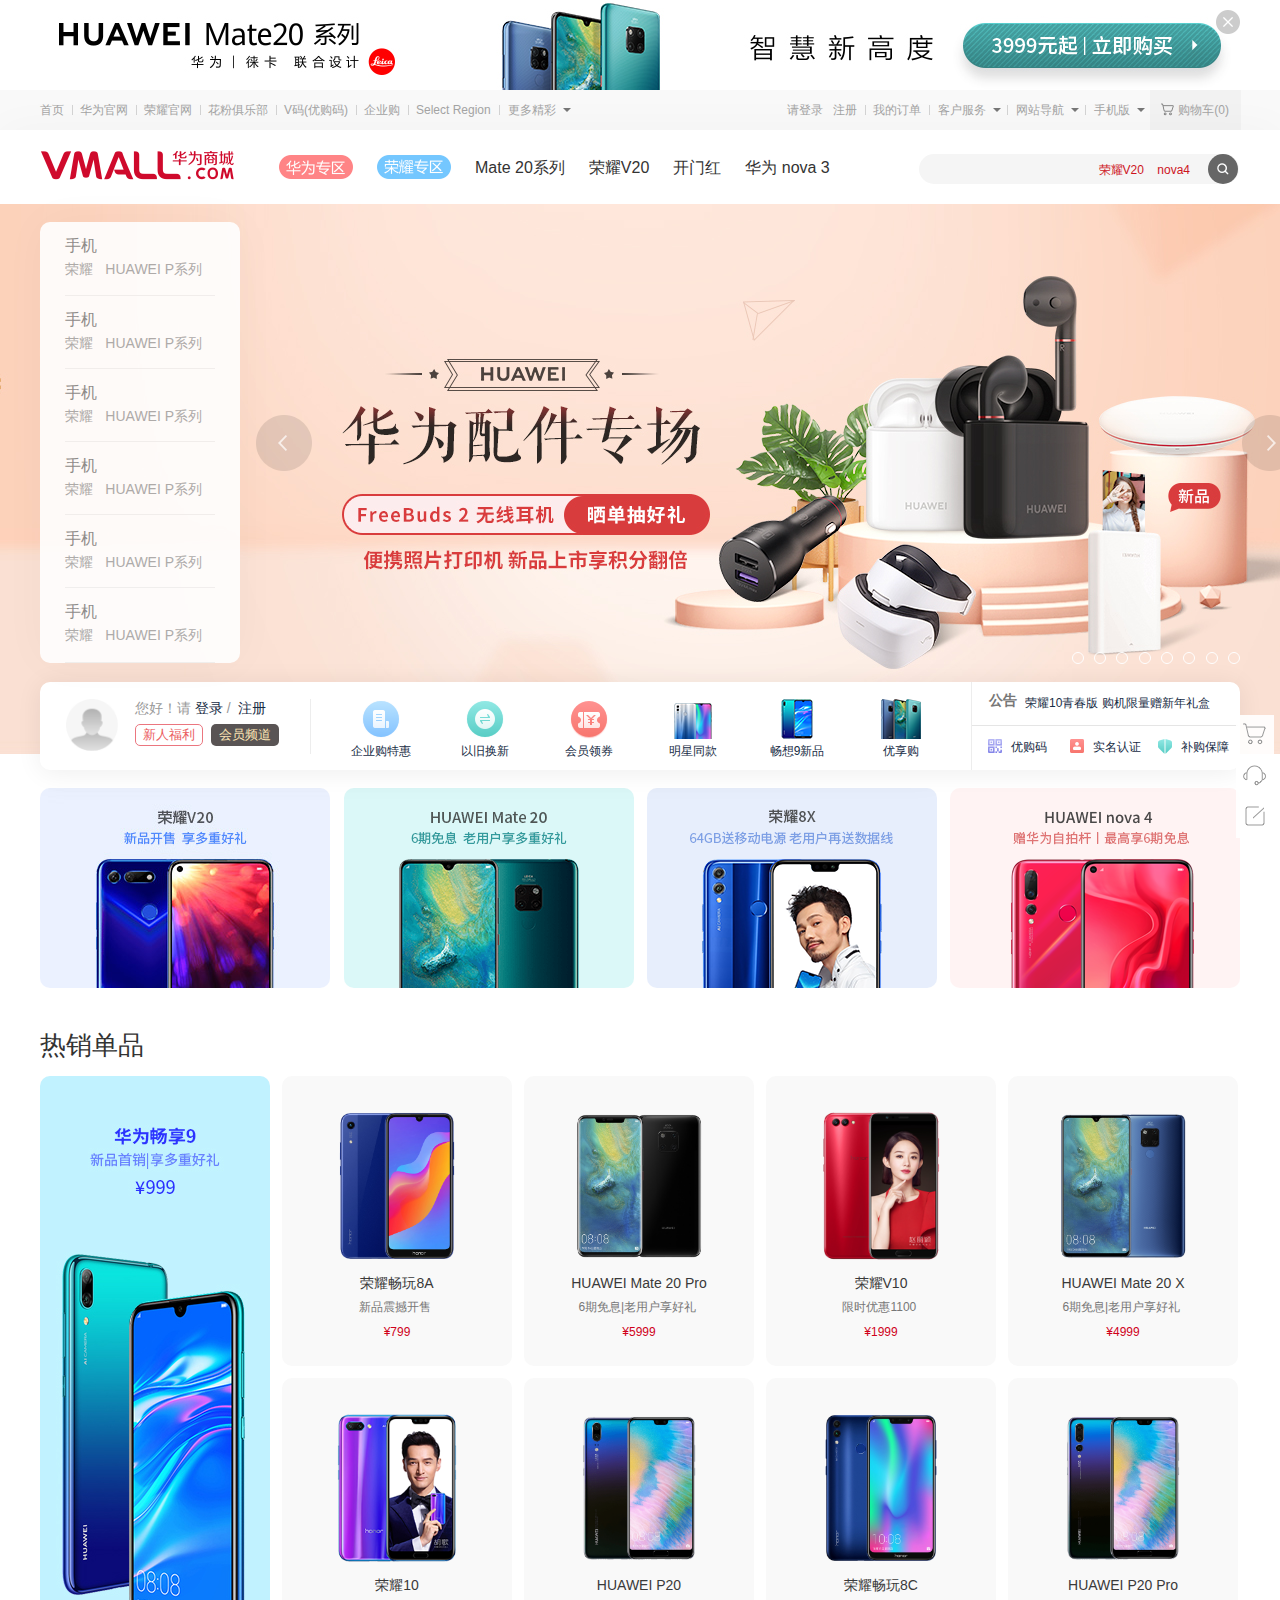
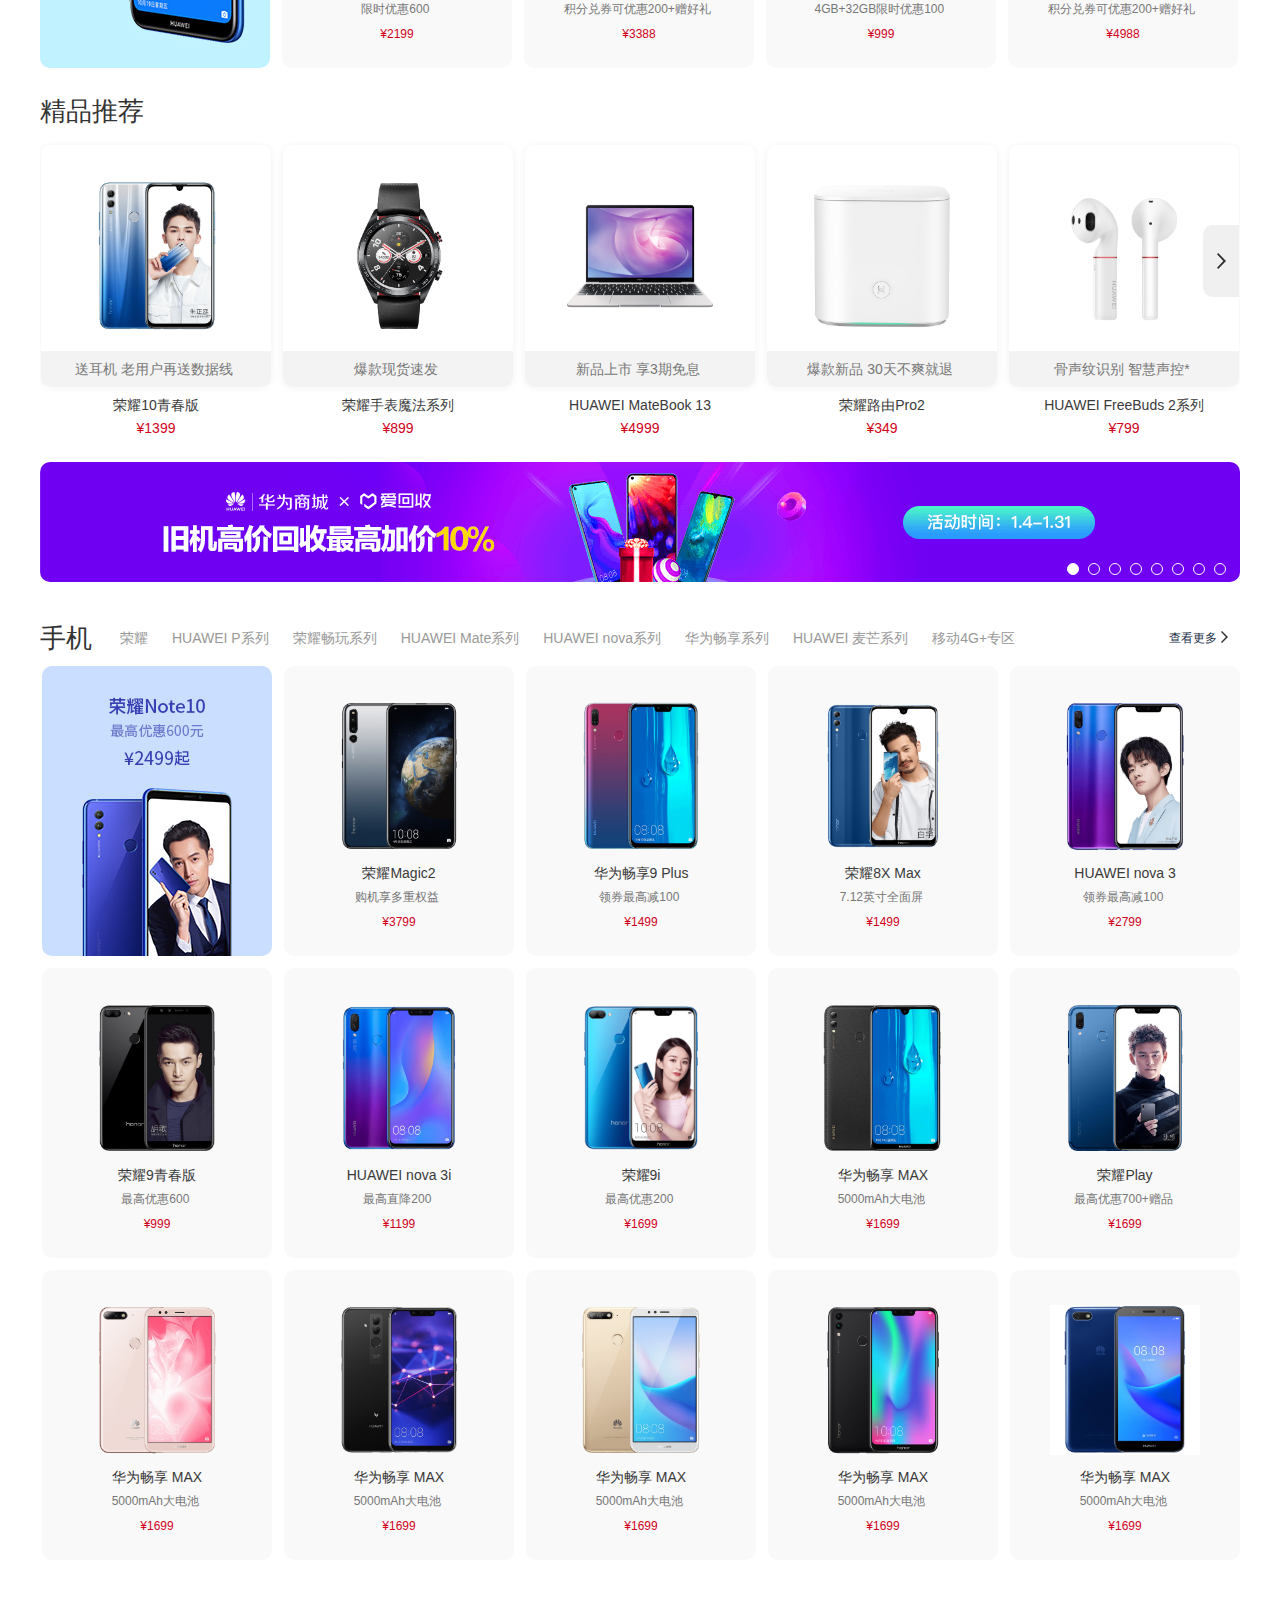
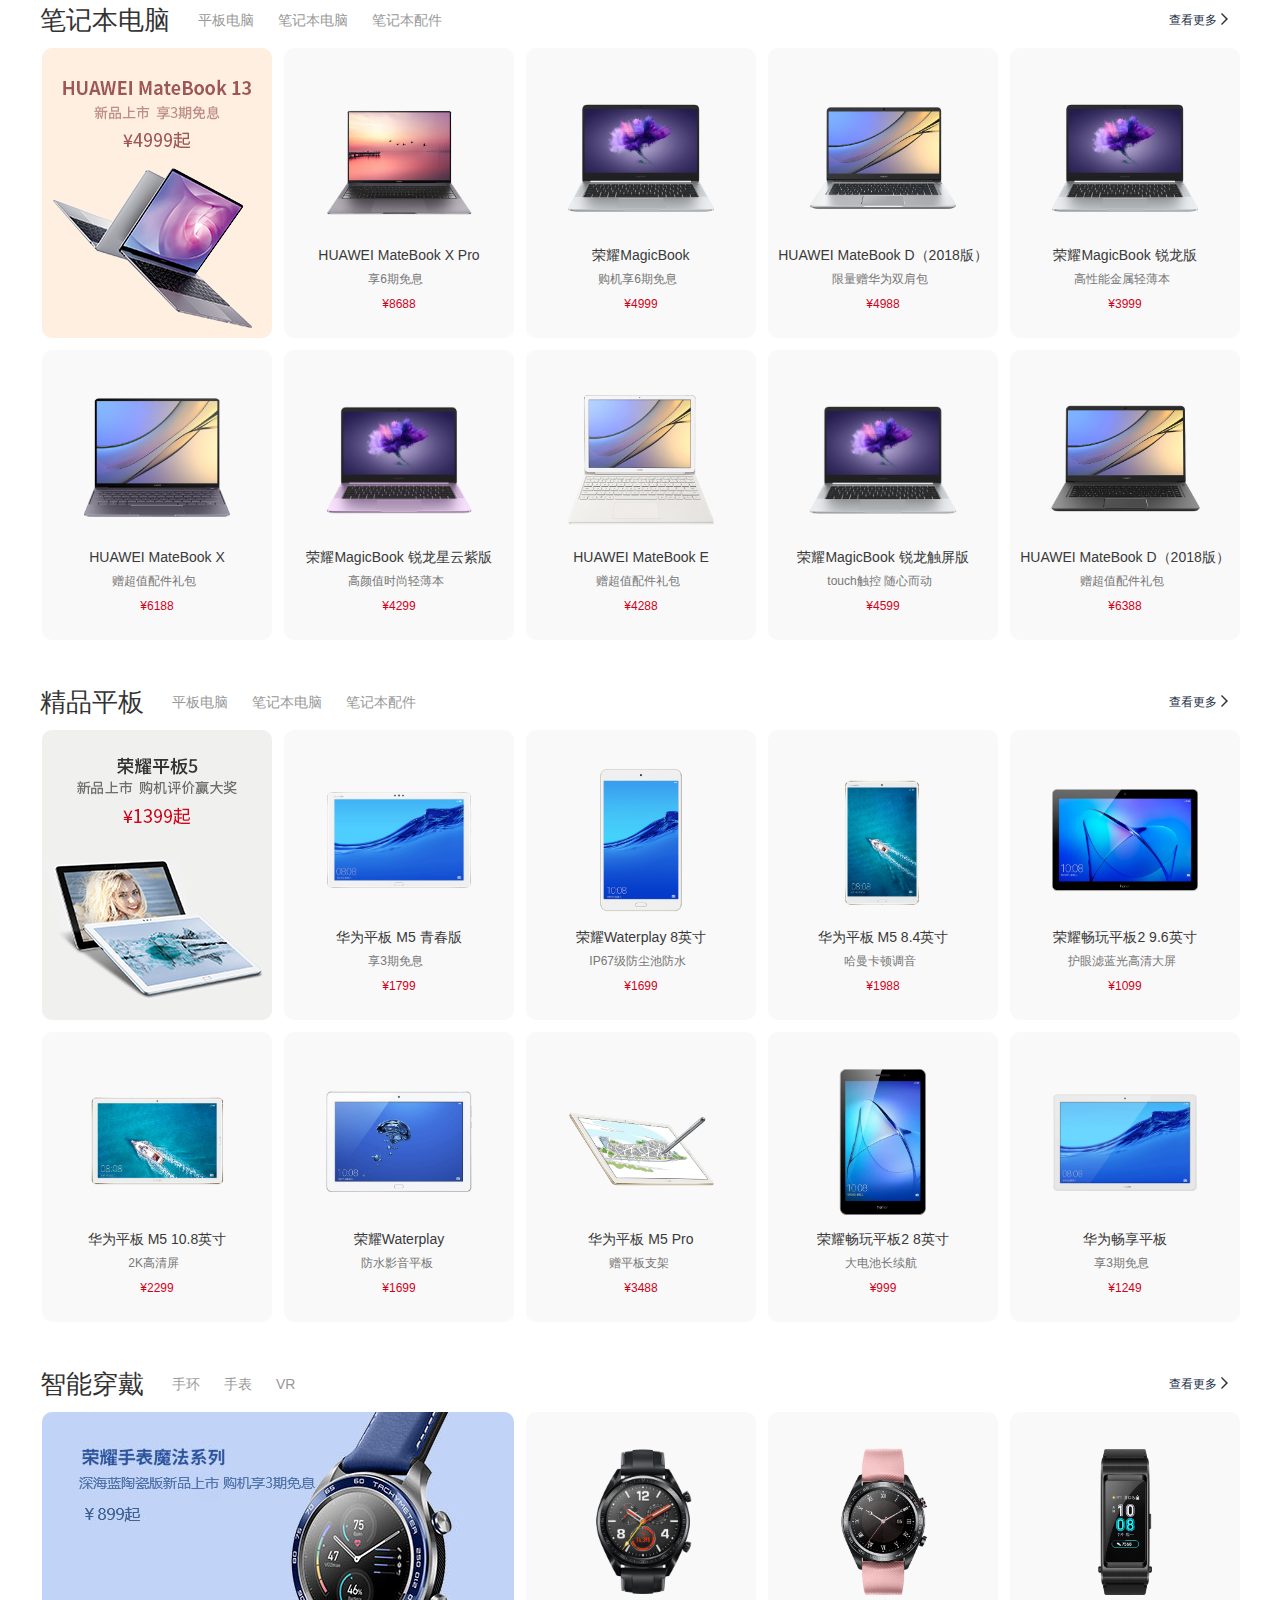
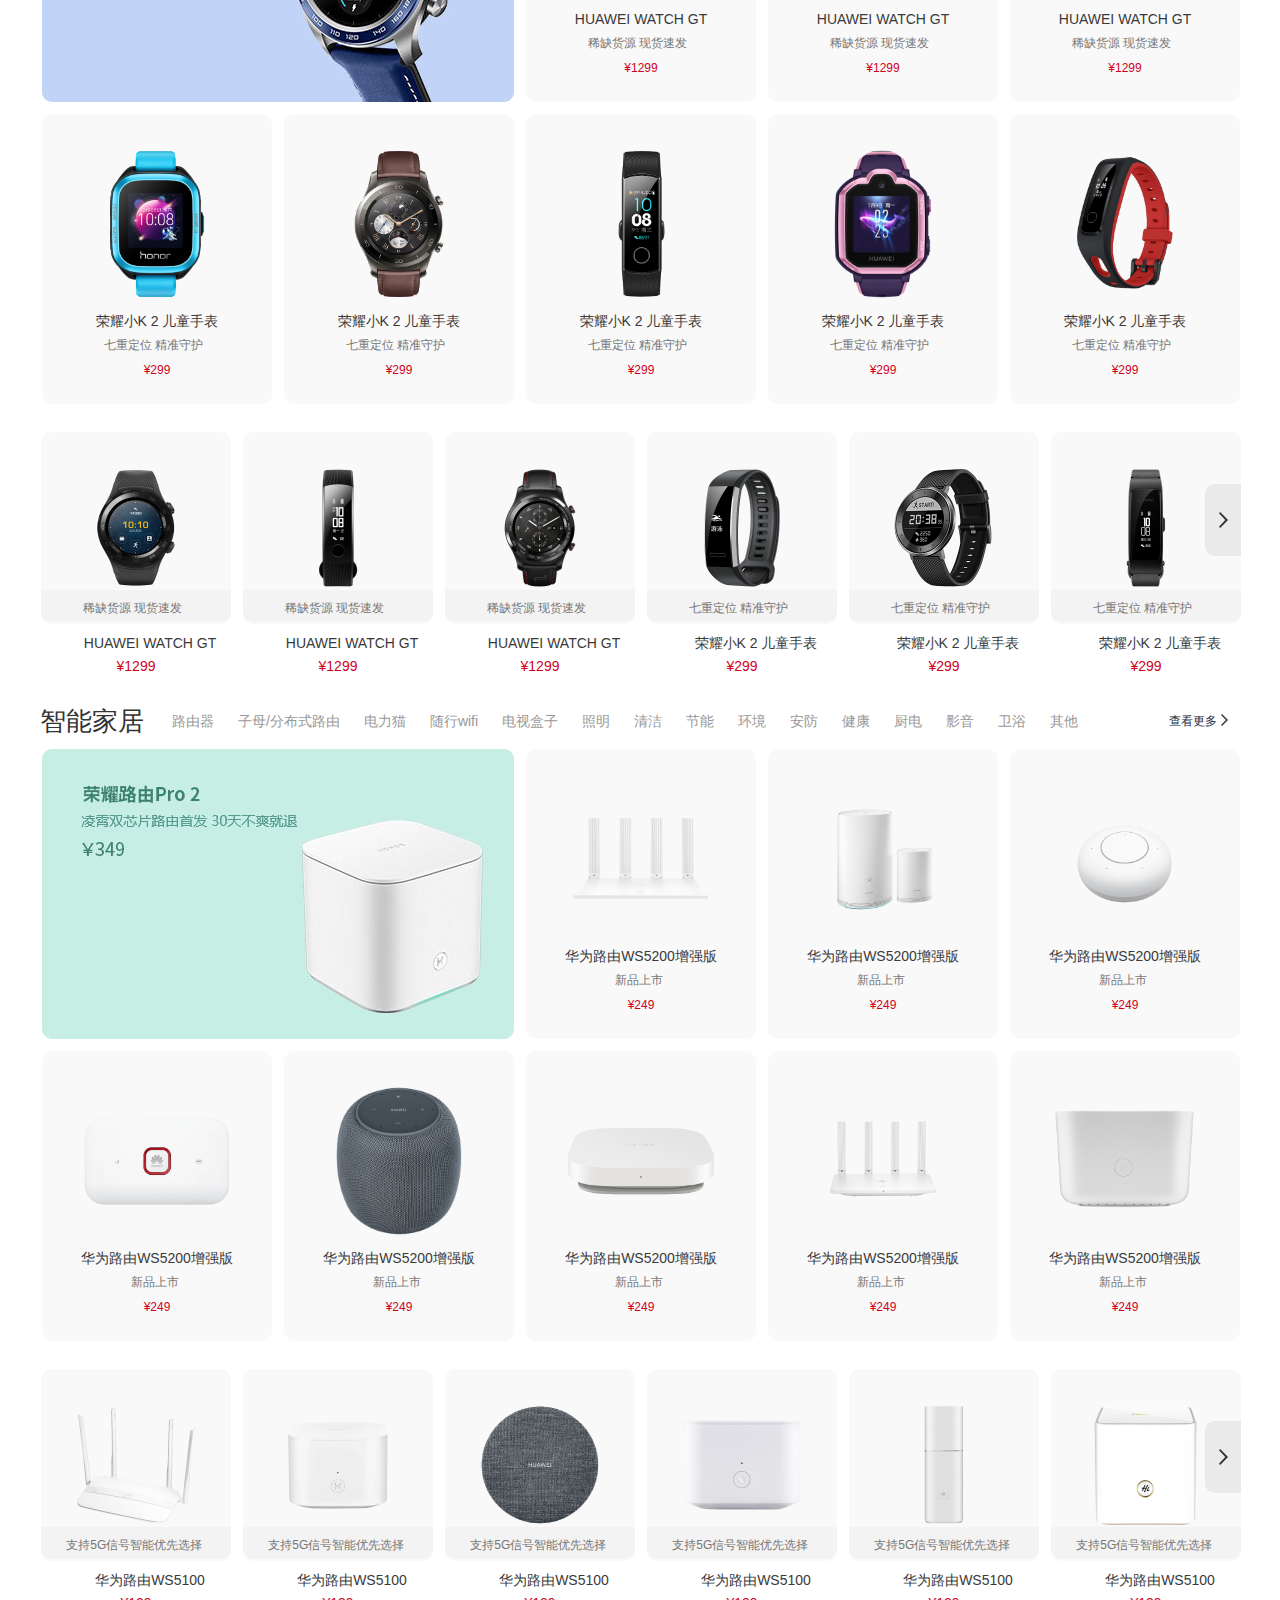
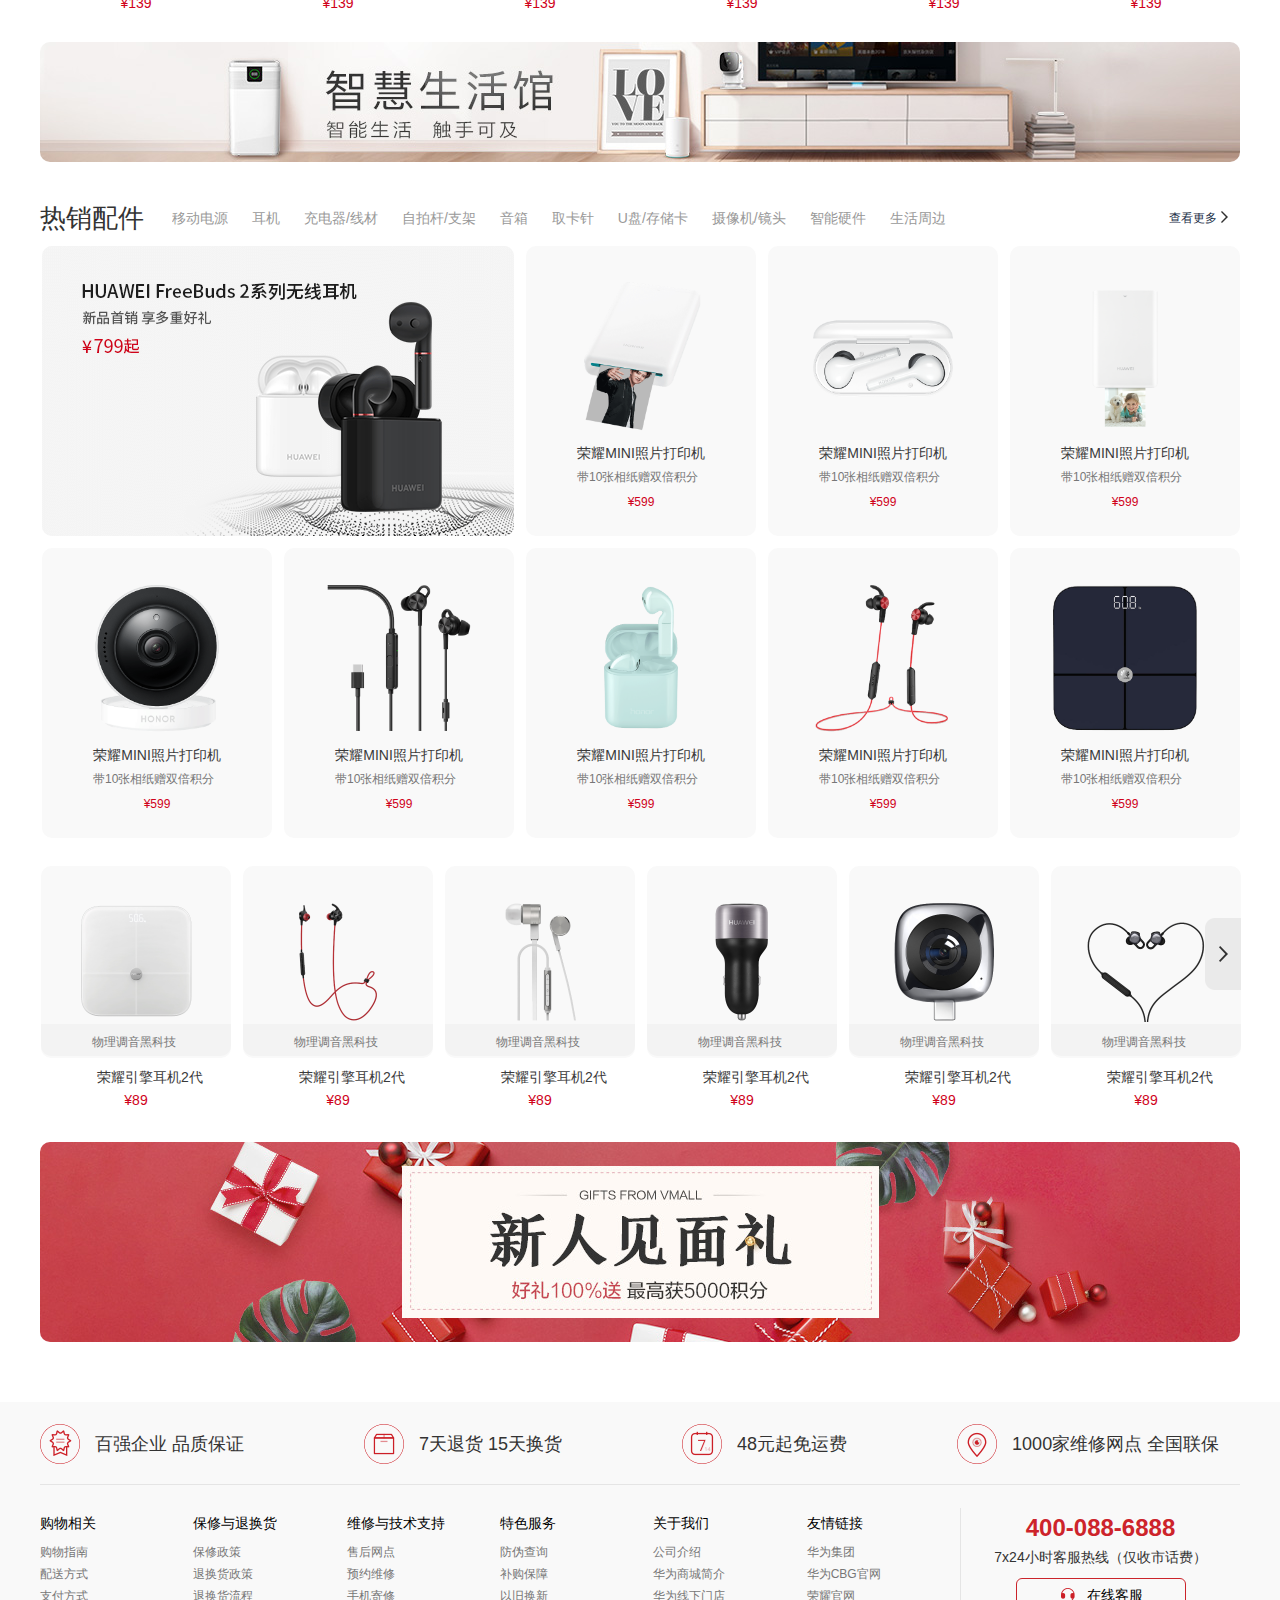
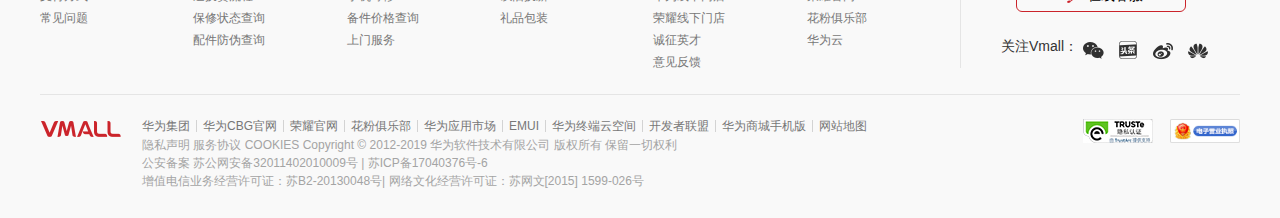
<file: index.html>
<!DOCTYPE html>
<html>
	<head>
		<meta charset="utf-8" />
		<title>华为商城</title>
		<link rel="Shortcut icon" href="logo.ico" />
		<link rel="stylesheet" href="css/index.css" />
		<link rel="stylesheet" href="css/base.css" />
		<link rel="stylesheet" href="commonCss/header.css" />
		<link rel="stylesheet" href="commonCss/footer.css" />
		<script type="text/javascript" src="js/jquery.js" ></script>
		<script type="text/javascript" src="js/indexArr.js" ></script>
		<script type="text/javascript" src="js/index.js" ></script>
	</head>
	<body>
		<div class="top-banner t">
			<div class="top-banner-img c">
				<p style="font-size: 0;">
					<a href="#" style="display: block;position: relative;width: 1920px;text-align: center;left: 50%;margin-left: -960px;">
						<img src="img/index/top_banner_img.jpg" />
					</a>
				</p>
				<a class="button-top-banner-close" href="#"></a>
			</div>
		</div>
		
		<div class="header-shortcut t">
			<div class="c">
				<div class="s-left l">
					<ul>
						<li>
							<a href="index.html">首页</a>
						</li>
						<li>
							<a href="#">华为官网</a>
						</li>
						<li>
							<a href="honer.html">荣耀官网</a>
						</li>
						<li>
							<a href="#">花粉俱乐部</a>
						</li>
						<li>
							<a href="#">V码(优购码)</a>
						</li>
						<li>
							<a href="#">企业购</a>
						</li>
						<li>
							<a href="#">Select Region</a>
						</li>
						<li>
							<div class="s-drop">
								<div class="h">
									<a href="#" class="icon-drop">更多精彩</a>
								</div>
								<div class="b">
									<div class="drop-more w-119">
										<dl>
											<dt><a href="#">EMUI</a></dt>
											<dt><a href="#">应用市场</a></dt>
											<dt><a href="#">华为终端云空间</a></dt>
											<dt><a href="#">开发者联盟</a></dt>
										</dl>
									</div>
								</div>
							</div>
							
						</li>
					</ul>
				</div>
				<div class="s-right r">
					<ul>
						<li id="login">
							<div class="top-login">
								<a href="login.html">请登录</a>&nbsp;&nbsp;
								<a href="regist.html">注册</a>
							</div>
						</li>
						<li>
							<a>我的订单</a>
						</li>
						<li>
							<div class="s-drop">
								<div class="h">
									<a href="#" class="icon-drop">客户服务</a>
								</div>
								<div class="b">
									<div class="drop-more">
										<dl>
											<dt><a href="#">帮助中心</a></dt>
											<dt><a href="#">联系客服</a></dt>
										</dl>
									</div>
								</div>
							</div>
						</li>
						<li>
							<div class="s-drop">
								<div class="h">
									<a href="#" class="icon-drop">网站导航</a>
								</div>
								<div class="b">
									<div class="drop-nav">
										<p><br /></p>
										<div class="drop-nav-icon">
											<a href="index.html">商城首页</a>
										</div>
										<dl>
											<dt>频道</dt>
											<dd>
												<div class="item">
													<a>华为专区</a>
												</div>
											</dd>
											<dd>
												<div class="item">
													<a>荣耀专区</a>
												</div>
											</dd>
											<dd>
												<div class="item">
													<a>企业购</a>
												</div>
											</dd>
										</dl>
										<dl>
											<dt>产品</dt>
											<dd>
												<div class="item">
													<a>手机</a>
												</div>
											</dd>
											<dd>
												<div class="item">
													<a>智能家居</a>
												</div>
											</dd>
											<dd>
												<div class="item">
													<a>平板&笔记本</a>
												</div>
											</dd>
											<dd>
												<div class="item">
													<a>通用配件</a>
												</div>
											</dd>
											<dd>
												<div class="item">
													<a>智能穿戴</a>
												</div>
											</dd>
											<dd>
												<div class="item">
													<a>专属配件</a>
												</div>
											</dd>
										</dl>
										<dl>
											<dt>频道</dt>
											<dd>
												<div class="item">
													<a>华为专区</a>
												</div>
											</dd>
											<dd>
												<div class="item">
													<a>荣耀专区</a>
												</div>
											</dd>
											<dd>
												<div class="item">
													<a>企业购</a>
												</div>
											</dd>
										</dl>
										<dl>
											<dt>产品</dt>
											<dd>
												<div class="item">
													<a>手机</a>
												</div>
											</dd>
											<dd>
												<div class="item">
													<a>智能家居</a>
												</div>
											</dd>
											<dd>
												<div class="item">
													<a>平板&笔记本</a>
												</div>
											</dd>
											<dd>
												<div class="item">
													<a>通用配件</a>
												</div>
											</dd>
											<dd>
												<div class="item">
													<a>智能穿戴</a>
												</div>
											</dd>
											<dd>
												<div class="item">
													<a>专属配件</a>
												</div>
											</dd>
										</dl>
									</div>
								</div>
							</div>
						</li>
						<li>
							<div class="s-drop">
								<div class="h">
									<a href="#" class="icon-drop">手机版</a>
								</div>
								<div class="b">
									<div class="drop-code">
										<div class="app">
											<a>
												<img src="img/index/erWeiMa01.jpg" />
											</a>
											<div class="code-info">
												<h2>华为商城APP</h2>
												<p class="red">
													新人专享好礼<br />
													最高5000积分
												</p>
												<span class="icon-Android"></span>
											</div>
										</div>
										<div class="app">
											<a>
												<img src="img/index/erWeiMa02.jpg" />
											</a>
											<div class="code-info">
												<h2>华为商城APP</h2>
												<p class="red">
													新人专享好礼<br />
													最高5000积分
												</p>
												<span class="icon-Wechat"></span>
											</div>
										</div>
										<div class="app">
											<a>
												<img src="img/index/erWeiMa03.jpg" />
											</a>
											<div class="code-info">
												<h2>华为商城APP</h2>
												<p class="red">
													新人专享好礼<br />
													最高5000积分
												</p>
												<span class="icon-Wechat"></span>
											</div>
									</div>
								</div>
							</div>
						</li>
						<li>
							<div class="s-drop minicart">
								<div class="h">
									<a href="#" class="icon-minicart">
										购物车(0)
									</a>
								</div>
								<div class="b">
									<div class="drop-minicart">
										<p>
											<span class="icon-minicart"></span>
										</p>
										<p>您的购物车是空的，赶紧选购吧~</p>
									</div>
								</div>
							</div>
						</li>
					</ul>
				</div>
			</div>
		</div>
		
		<header class="t">
			<div class="c">
				<div class="header-left l">
					<div class="logo">
						<a href="index.html">
							<img src="img/index/logo.png" />
						</a>
					</div>
					<div class="naver">
						<ul>
							<li class="img">
								<a href="#">
									<img src="img/index/header-01.png" />
								</a>
							</li>
							<li  class="img">
								<a href="Honer.html">
									<img src="img/index/header-02.png" />
								</a>
							</li>
							<li><a href="#">
								<span>Mate 20系列</span>
								<div class="naver-red"></div>
							</a></li>
							<li><a href="#">
								荣耀V20
								<div class="naver-red"></div>
							</a></li>
							<li><a href="#">
								开门红
								<div class="naver-red"></div>
							</a></li>
							<li><a href="HUAWEI nova3.html">
								华为 nova 3
								<div class="naver-red"></div>
							</a></li>
						</ul>
					</div>
				</div>
				<div class="header-right r">
					<div class="search-bar">
						<div class="search-bar-form">
							<form>
								<input type="text" class="text"/>
								<button type="submit" class="button"></button>
							</form>
						</div>
						<div class="search-text">
							<a href="#">荣耀V20</a>&nbsp;&nbsp;&nbsp;
							<a href="#">nova4</a>
						</div>
					</div>
				</div>
			</div>
		</header>
		
		<div class="nav-main t">
			<div class="layout c">
				<div class="naver-category">
					<ul class="naver-list">
						<li class="category-item" id="item-first">
							<div class="category-info">
								<div class="category-info-detail">
									<div class="category-title">
										<a href="goodsList.html">
											<span>手机</span>
										</a>
									</div>
									<a href="#">荣耀</a>
									<a href="#">HUAWEI P系列</a>
								</div>
							</div>
							<div class="category-panels">
								<ul class="subcate-list">
									<li class="subcate-item">
										<a href="">
											<img src="img/index/subcate-item01.png" />
											<span>HUAWEI nova系列</span>
										</a>
									</li>
									<li class="subcate-item"><a href="">
										<img src="img/index/subcate-item02.png" />
											<span>荣耀</span>
									</a></li>
									<li class="subcate-item"><a href="">
										<img src="img/index/subcate-item03.png" />
											<span>HUAWEI nova系列</span>
									</a></li>
									<li class="subcate-btn">
										<a href="">
											查看全部
										</a>
									</li>
								</ul>
							</div>
							</li>
						<li class="category-item">
							<div class="category-info">
								<div class="category-info-detail">
									<div class="category-title">
										<a href="#">
											<span>手机</span>
										</a>
									</div>
									<a href="#">荣耀</a>
									<a href="#">HUAWEI P系列</a>
								</div>
							</div>
<div class="category-panels">
								<ul class="subcate-list">
									<li class="subcate-item">
										<a href="">
											<img src="img/index/subcate-item01.png" />
											<span>HUAWEI nova系列</span>
										</a>
									</li>
									<li class="subcate-item"><a href="">
										<img src="img/index/subcate-item02.png" />
											<span>荣耀</span>
									</a></li>
									<li class="subcate-item"><a href="">
										<img src="img/index/subcate-item03.png" />
											<span>HUAWEI nova系列</span>
									</a></li>
									<li class="subcate-btn">
										<a href="">
											查看全部
										</a>
									</li>
								</ul>
							</div>
						</li>
						<li class="category-item">
								<div class="category-info">
									<div class="category-info-detail">
										<div class="category-title">
											<a href="#">
												<span>手机</span>
											</a>
										</div>
										<a href="#">荣耀</a>
										<a href="#">HUAWEI P系列</a>
									</div>
								</div>
<div class="category-panels">
								<ul class="subcate-list">
									<li class="subcate-item">
										<a href="">
											<img src="img/index/subcate-item01.png" />
											<span>HUAWEI nova系列</span>
										</a>
									</li>
									<li class="subcate-item"><a href="">
										<img src="img/index/subcate-item02.png" />
											<span>荣耀</span>
									</a></li>
									<li class="subcate-item"><a href="">
										<img src="img/index/subcate-item03.png" />
											<span>HUAWEI nova系列</span>
									</a></li>
									<li class="subcate-btn">
										<a href="">
											查看全部
										</a>
									</li>
								</ul>
							</div>
							</li>
						<li class="category-item">
							<div class="category-info">
								<div class="category-info-detail">
									<div class="category-title">
										<a href="#">
											<span>手机</span>
										</a>
									</div>
									<a href="#">荣耀</a>
									<a href="#">HUAWEI P系列</a>
								</div>
							</div>
<div class="category-panels">
								<ul class="subcate-list">
									<li class="subcate-item">
										<a href="">
											<img src="img/index/subcate-item01.png" />
											<span>HUAWEI nova系列</span>
										</a>
									</li>
									<li class="subcate-item"><a href="">
										<img src="img/index/subcate-item02.png" />
											<span>荣耀</span>
									</a></li>
									<li class="subcate-item"><a href="">
										<img src="img/index/subcate-item03.png" />
											<span>HUAWEI nova系列</span>
									</a></li>
									<li class="subcate-btn">
										<a href="">
											查看全部
										</a>
									</li>
								</ul>
							</div>
						</li>
						<li class="category-item">
							<div class="category-info">
								<div class="category-info-detail">
									<div class="category-title">
										<a href="#">
											<span>手机</span>
										</a>
									</div>
									<a href="#">荣耀</a>
									<a href="#">HUAWEI P系列</a>
								</div>
							</div>
<div class="category-panels">
								<ul class="subcate-list">
									<li class="subcate-item">
										<a href="">
											<img src="img/index/subcate-item01.png" />
											<span>HUAWEI nova系列</span>
										</a>
									</li>
									<li class="subcate-item"><a href="">
										<img src="img/index/subcate-item02.png" />
											<span>荣耀</span>
									</a></li>
									<li class="subcate-item"><a href="">
										<img src="img/index/subcate-item03.png" />
											<span>HUAWEI nova系列</span>
									</a></li>
									<li class="subcate-btn">
										<a href="">
											查看全部
										</a>
									</li>
								</ul>
							</div>
						</li>
						<li class="category-item" id="item-last">
							<div class="category-info">
								<div class="category-info-detail">
									<div class="category-title">
										<a href="#">
											<span>手机</span>
										</a>
									</div>
									<a href="#">荣耀</a>
									<a href="#">HUAWEI P系列</a>
								</div>
							</div>
<div class="category-panels">
								<ul class="subcate-list">
									<li class="subcate-item">
										<a href="">
											<img src="img/index/subcate-item01.png" />
											<span>HUAWEI nova系列</span>
										</a>
									</li>
									<li class="subcate-item"><a href="">
										<img src="img/index/subcate-item02.png" />
											<span>荣耀</span>
									</a></li>
									<li class="subcate-item"><a href="">
										<img src="img/index/subcate-item03.png" />
											<span>HUAWEI nova系列</span>
									</a></li>
									<li class="subcate-btn">
										<a href="">
											查看全部
										</a>
									</li>
								</ul>
							</div>
						</li>
					</ul>
				</div>
			</div>
		</div>
		
		<div class="hot-board t">
			<div class="slider">
				<ul>
					<li class="slider-img"></li>
					<li class="slider-img"></li>
					<li class="slider-img"></li>
					<li class="slider-img"></li>
					<li class="slider-img"></li>
					<li class="slider-img"></li>
					<li class="slider-img"></li>
					<li class="slider-img"></li>
				</ul>
				
				<div class="slider-middle c">
						<div class="slider-middle-span">
							<span></span>
							<span></span>
							<span></span>
							<span></span>
							<span></span>
							<span></span>
							<span></span>
							<span></span>
						</div>
						<a class="before"></a>
						<a class="after"></a>
				</div>
				
				<div class="mask">
					<span></span>
				</div>
			</div>
		</div>

		<div class="home-menu">
			<div class="layout c relative">
				<div class="home-menu-main">
					<ul class="home-menu-list">
							<li class="list01 l">
								<div class="gg-login l">
									<div class="w-name l">
										<img src="img/index/img_not_logged_in.png" />
									</div>
									
									<div class="l">
										<div class="gg-login-url">
											您好！请
											<a href="login.html">登录</a>&nbsp;/&nbsp;
											<a href="register.html">注册</a>
										</div>
										<div class="w-btn">
											<a href="#" class="new">新人福利</a>
											<a href="#">会员频道</a>
										</div>
									</div>
								</div>
							</li>
							<li class="list02 l">
								<ul>
									<li>
										<a href="#">
											<div class="p-img"></div>
											<div class="p-text">
												<a href="#">企业购特惠</a>
											</div>
										</a>
									</li>
									<li>
										<a href="#">
											<div class="p-img"></div>
											<div class="p-text">
												<a href="#">以旧换新</a>
											</div>
										</a>
									</li>
									<li>
										<a href="#">
											<div class="p-img"></div>
											<div class="p-text">
												<a href="#">会员领券</a>
											</div>
										</a>
									</li>
									<li>
										<a href="#">
											<div class="p-img"></div>
											<div class="p-text">
												<a href="#">明星同款</a>
											</div>
										</a>
									</li>
									<li>
										<a href="#">
											<div class="p-img"></div>
											<div class="p-text">
												<a href="#">畅想9新品</a>
											</div>
										</a>
									</li>
									<li>
										<a href="#">
											<div class="p-img"></div>
											<div class="p-text">
												<a href="#">优享购</a>
											</div>
										</a>
									</li>
								</ul>
							</li>
							<li class="list03 l">
								<div class="p-notice">
									<a href="#" class="p-notice-a">
										<span>公告</span>
									</a>
									<div class="p-notice-content l">
										<ul class="move-top">
											<li><a href="#">
												荣耀10青春版 购机限量赠新年礼盒
											</a></li>
											<li><a href="#">
												荣耀10青春版 中奖名单公布
											</a></li>
											<li><a href="#">
												华为企业购•感恩回馈
											</a></li>
											<li><a href="#">
												荣耀年货节 全场最高省1100元
											</a></li>
											<li><a href="#">
												荣耀元旦活动中奖名单公布
											</a></li>
											<li><a href="#">
												荣耀10青春版 购机限量赠新年礼盒
											</a></li>
										</ul>
									</div>
								</div>
								<div class="p-info">
									<ul>
										<li><a href="#">
											<span></span>
											优购码			
										</a></li>
										<li><a href="#">
											<span></span>
											实名认证
										</a></li>
										<li><a href="#">
											<span></span>
											补购保障
										</a></li>
									</ul>
								</div>
							</li>
						</ul>
				</div>
				<div>
					<ul class="home-promo-list">
						<li>
							<a href="#">
								<img src="img/index/home-promo-list-01.jpg" />
							</a>
						</li>
						<li>
							<a href="#">
								<img src="img/index/home-promo-list-02.png" />
							</a>
						</li>
						<li>
							<a href="#">
								<img src="img/index/home-promo-list-03.png" />
							</a>
						</li>
						<li>
							<a href="#">
								<img src="img/index/home-promo-list-04.png" />
							</a>
						</li>
					</ul>
				</div>
				
				<div class="home-hot-goods">
					<div class="h">
						<h2 class="title">热销单品</h2>
					</div>
					<div class="b">
						<div class="span-232 l">
							<li>
								<img src="img/index/goods-promo-list.jpg" />
							</li>
						</div>
						<div class="span-968 l">
							<ul class="goods-list"></ul>
						</div>
					</div>
				</div>
				
				<div class="home-recommend-goods">
					<div class="h">
						<h2 class="title">精品推荐</h2>
					</div>
					<div class="b">
						<div id="goods-recommed" class="goods-rolling">
							<ul class="lunbo-02"></ul>
							<div class="goods-btn goods-prev l" id="jpPrev"></div>
							<div class="goods-btn goods-next l" id="jpNext"></div>
						</div>
					</div>
				</div>
			</div>
		</div>
		
		<div class="home-banner t">
			<div class="banner-slieshow c">
				<div id="m-banner" class="ec-slider relative">
					<ul class="ec-slider-list">
						<li class="ec-slider-item l"></li>
						<li class="ec-slider-item l"></li>
						<li class="ec-slider-item l"></li>
						<li class="ec-slider-item l"></li>
						<li class="ec-slider-item l"></li>
						<li class="ec-slider-item l"></li>
						<li class="ec-slider-item l"></li>
						<li class="ec-slider-item l"></li>
					</ul>
					<div class="ec-slider-nav">
						<span></span>
						<span></span>
						<span></span>
						<span></span>
						<span></span>
						<span></span>
						<span></span>
						<span></span>
					</div>
				</div>
			</div>
		</div>
		
		<div class="home-container">
			<div class="layout c" id="goods01">
				<div class="h">
					<h2 class="channel-title l">手机</h2>
					<ul class="channel-nav l">
						<li>
							<a href="#">荣耀</a>
						</li>
						<li>
							<a href="#">HUAWEI P系列</a>
						</li>
						<li>
							<a href="#">荣耀畅玩系列</a>
						</li>
						<li>
							<a href="#">HUAWEI Mate系列</a>
						</li>
						<li>
							<a href="#">HUAWEI nova系列</a>
						</li>
						<li>
							<a href="#">华为畅享系列</a>
						</li>
						<li>
							<a href="#">HUAWEI 麦芒系列</a>
						</li>
						<li>
							<a href="#">移动4G+专区</a>
						</li>
					</ul>
					<div class="channel-more r">
						<a href="#">查看更多</a>
					</div>
				</div>
				<div class="g-list">
					<ul class="goods-list">
						<li class="goods-item">
							<a href="#">
								<img src="img/index/goods01/goods01.jpg" />
							</a>
						</li>
					</ul>
				</div>
			</div>
			
			<div class="layout c" id="goodsPC">
				<div class="h">
					<h2 class="channel-title l">笔记本电脑</h2>
					<ul class="channel-nav l">
						<li>
							<a href="#">平板电脑</a>
						</li>
						<li>
							<a href="#">笔记本电脑</a>
						</li>
						<li>
							<a href="#">笔记本配件</a>
						</li>
					</ul>
					<div class="channel-more r">
						<a href="#">查看更多</a>
					</div>
				</div>
				<div class="g-list">
					<ul class="goods-list">
						<li class="goods-item">
							<a href="#">
								<img src="img/index/goodsPC/goodsPC.png" />
							</a>
						</li>
					</ul>
				</div>
			</div>
			
			<div class="layout c" id="goodsPb">
				<div class="h">
					<h2 class="channel-title l">精品平板</h2>
					<ul class="channel-nav l">
						<li>
							<a href="#">平板电脑</a>
						</li>
						<li>
							<a href="#">笔记本电脑</a>
						</li>
						<li>
							<a href="#">笔记本配件</a>
						</li>
					</ul>
					<div class="channel-more r">
						<a href="#">查看更多</a>
					</div>
				</div>
				<div class="g-list">
					<ul class="goods-list">
						<li class="goods-item">
							<a href="#">
								<img src="img/index/goodsPb/goodsPb.png" />
							</a>
						</li>
					</ul>
				</div>
			</div>
			
			<div class="layout c" id="goodsCd">
				<div class="h">
					<h2 class="channel-title l">智能穿戴</h2>
					<ul class="channel-nav l">
						<li>
							<a href="#">手环</a>
						</li>
						<li>
							<a href="#">手表</a>
						</li>
						<li>
							<a href="#">VR</a>
						</li>
					</ul>
					<div class="channel-more r">
						<a href="#">查看更多</a>
					</div>
				</div>
				<div class="b">
					<div class="g-list">
						<ul class="goods-list l">
							<li class="goods-item goods-item01">
								<a href="#">
									<img src="img/index/goodsCd/goodsCd.jpg" />
								</a>
							</li>
						</ul>
						
					</div>
					<div id="goods-recommed" class="goods-rolling l">
						<ul class="lunbo-03" id="goodsCdLunbo"></ul>
						<div class="goods-btn goodsPrev l"></div>
						<div class="goods-btn goodsNext l"></div>
					</div>
				</div>
				
			</div>
			
			<div class="layout c" id="goodsJu">
				<div class="h">
					<h2 class="channel-title l">智能家居</h2>
					<ul class="channel-nav l">
						<li>
							<a href="#">路由器</a>
						</li>
						<li>
							<a href="#">子母/分布式路由</a>
						</li>
						<li>
							<a href="#">电力猫</a>
						</li>
						<li>
							<a href="#">随行wifi</a>
						</li>
						<li>
							<a href="#">电视盒子</a>
						</li>
						<li>
							<a href="#">照明</a>
						</li>
						<li>
							<a href="#">清洁</a>
						</li>
						<li>
							<a href="#">节能</a>
						</li>
						<li>
							<a href="#">环境</a>
						</li>
						<li>
							<a href="#">安防</a>
						</li>
						<li>
							<a href="#">健康</a>
						</li>
						<li>
							<a href="#">厨电</a>
						</li>
						<li>
							<a href="#">影音</a>
						</li>
						<li>
							<a href="#">卫浴</a>
						</li>
						<li>
							<a href="#">其他</a>
						</li>
					</ul>
					<div class="channel-more r">
						<a href="#">查看更多</a>
					</div>
				</div>
				<div class="b">
					<div class="g-list">
						<ul class="goods-list l">
							<li class="goods-item goods-item01">
								<a href="#">
									<img src="img/index/goodsJu/goodsJu.jpg" />
								</a>
							</li>
						</ul>
						
					</div>
					<div id="goods-recommed" class="goods-rolling l">
						<ul class="lunbo-03" id="goodsJuLunbo"></ul>
						<div class="goods-btn goodsPrev l"></div>
						<div class="goods-btn goodsNext l"></div>
					</div>
				</div>
			</div>
			
			<div class="banner-slieshow c">
				<div id="m-banner" class="ec-slider relative">
					<img src="img/index/banner.jpg" />
				</div>
			</div>
			
			<div class="layout c" id="goodsRx">
				<div class="h">
					<h2 class="channel-title l">热销配件</h2>
					<ul class="channel-nav l">
						<li>
							<a href="#">移动电源</a>
						</li>
						<li>
							<a href="#">耳机</a>
						</li>
						<li>
							<a href="#">充电器/线材</a>
						</li>
						<li>
							<a href="#">自拍杆/支架</a>
						</li>
						<li>
							<a href="#">音箱</a>
						</li>
						<li>
							<a href="#">取卡针</a>
						</li>
						<li>
							<a href="#">U盘/存储卡</a>
						</li>
						<li>
							<a href="#">摄像机/镜头</a>
						</li>
						<li>
							<a href="#">智能硬件</a>
						</li>
						<li>
							<a href="#">生活周边</a>
						</li>
					</ul>
					<div class="channel-more r">
						<a href="#">查看更多</a>
					</div>
				</div>
				<div class="b">
					<div class="g-list">
						<ul class="goods-list l">
							<li class="goods-item goods-item01">
								<a href="#">
									<img src="img/index/goodsRx/goodsRx.png" />
								</a>
							</li>
						</ul>
						
					</div>
					<div id="goods-recommed" class="goods-rolling l">
						<ul class="lunbo-03" id="goodsRxLunbo"></ul>
						<div class="goods-btn goodsPrev l"></div>
						<div class="goods-btn goodsNext l"></div>
					</div>
				</div>
			</div>
			
		</div>
		
		<div class="footerImg">
			<img src="img/index/footer-img.jpg" />
		</div>
		
		<footer></footer>
		<div class="hungBar">
			<div class="hungBar-content">
				<a href="#" class="hungBar-cart">
					<i>购物车</i>
				</a>
				<a href="#" class="hungBar-service">
					<i>在线客服</i>
				</a>
				<a href="#" class="hungBar-feedback">
					<i>意见反馈</i>
				</a>
				<a class="hungBar-top">
					<i>返回顶部</i>
				</a>
			</div>
		</div>
		
		<div class="event-right">
			<ul class="hover-list">
				<li>
					<a href="#goods01">
						手机
					<div></div>
					</a>
				</li>
				<li>
					<a href="#goodsPC">
						笔记本电脑
						<div></div>
					</a>
				</li>
				<li>
					<a href="#goodsPb">
						精品平板
						<div></div>
					</a>
				</li>
				<li>
					<a href="#goodsCd">
						智能穿戴
					<div></div>
					</a>
				</li>
				<li>
					<a href="#goodsJu">
					
						智能家居
						<div></div>
					</a>
				</li>
				<li>
				<a href="#goodsRx">
						热销配件
						<div></div>
					</a>
				</li>
			</ul>
		</div>
		
		<script>
			$('footer').load("commonHtml/footer.html");
		</script>
	</body>
</html>
</file>
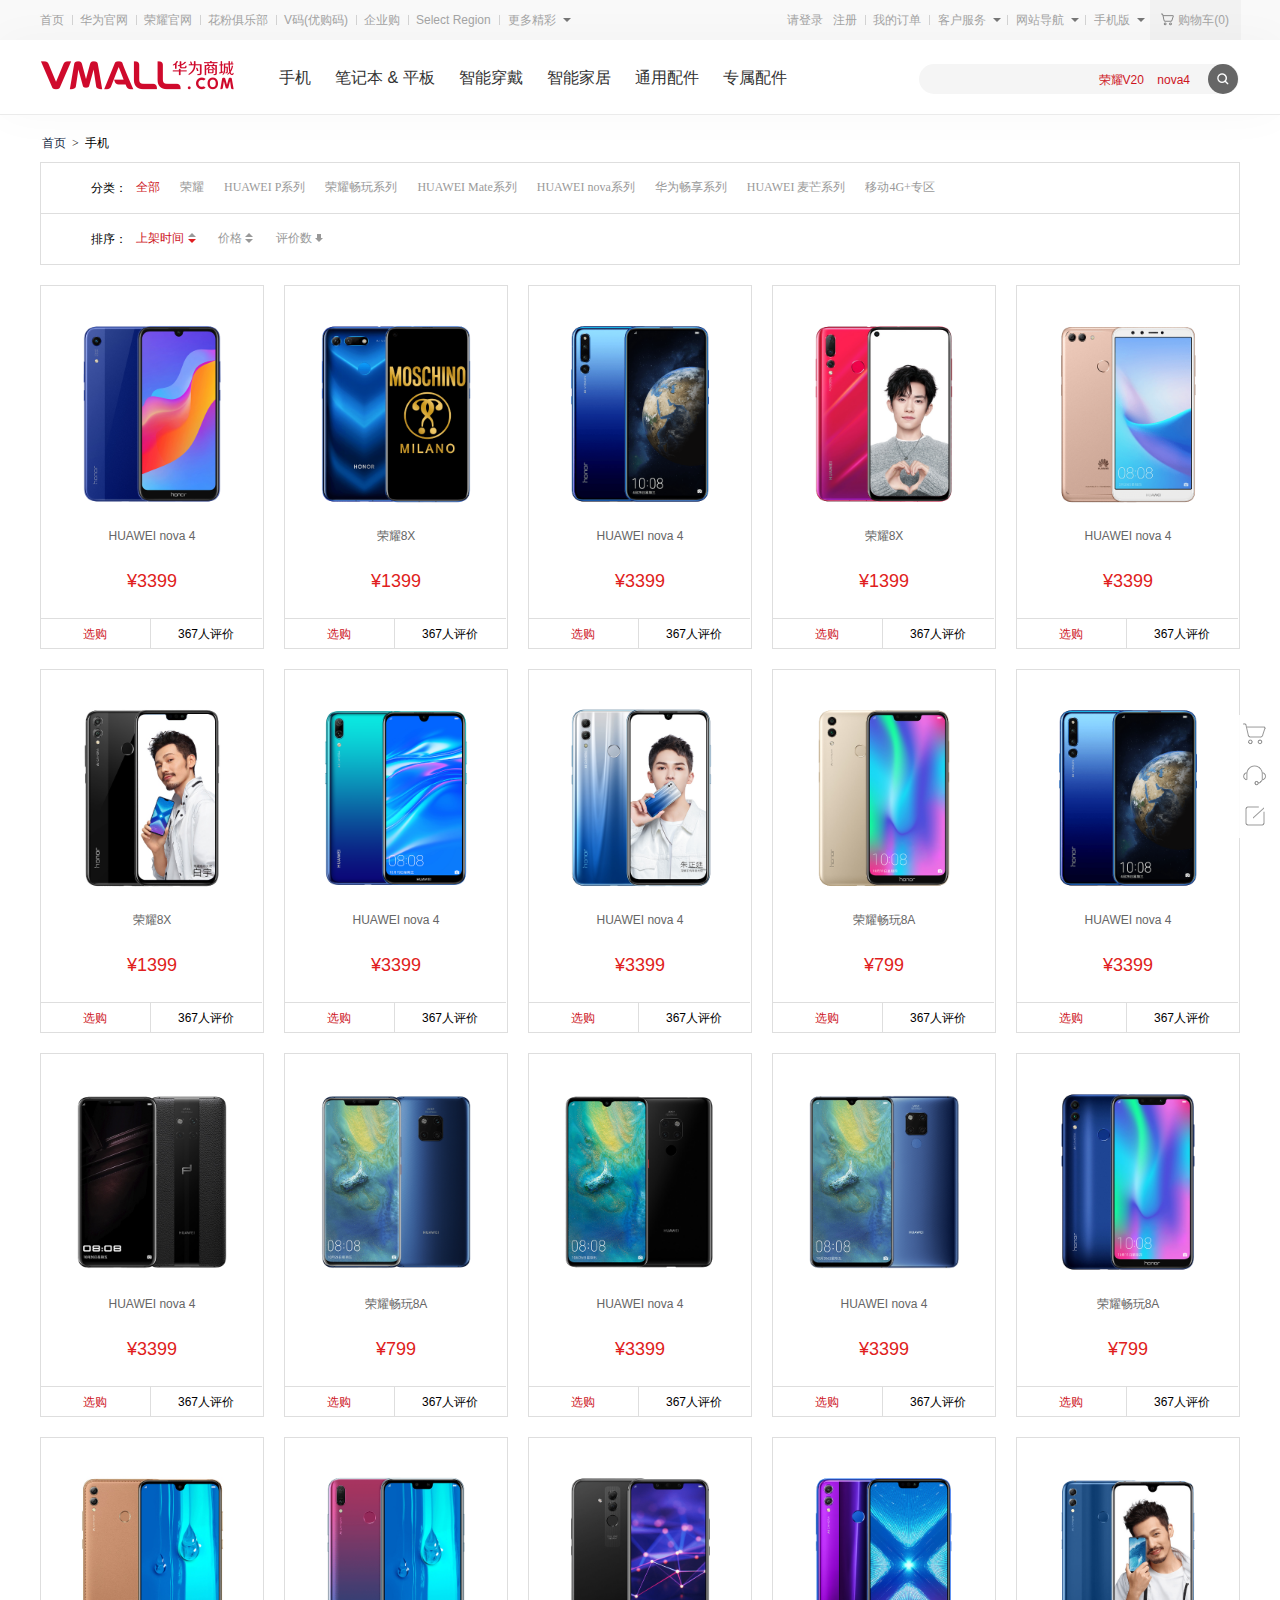
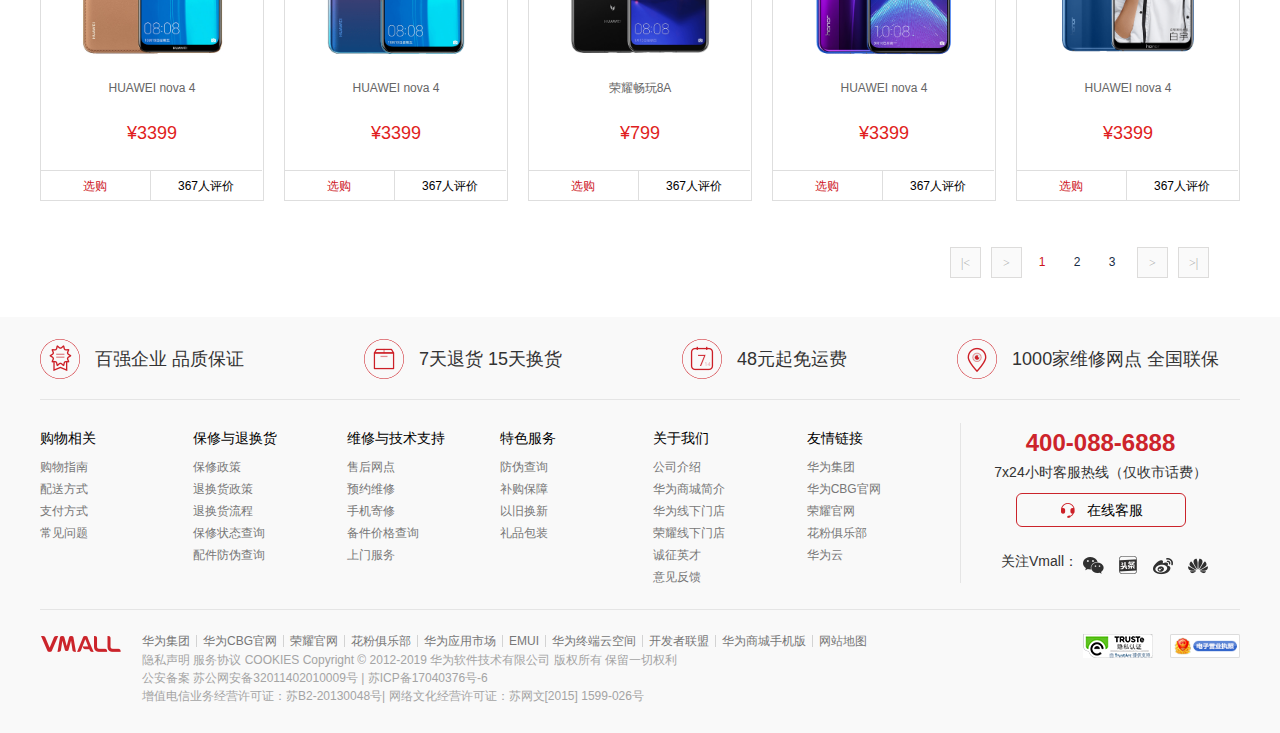
<file: goodsList.html>
<!DOCTYPE html>
<html>
	<head>
		<meta charset="UTF-8">
		<title>手机列表</title>
		<link rel="Shortcut icon" href="logo.ico" />
		<link rel="stylesheet" href="css/base.css" />
		<link rel="stylesheet" href="commonCss/header.css" />
		<link rel="stylesheet" href="commonCss/hungBar.css" />
		<link rel="stylesheet" href="commonCss/footer.css" />
		<link rel="stylesheet" href="css/goodsList.css" />
		<script type="text/javascript" src="js/jquery.js" ></script>
		<script type="text/javascript" src="js/goodsList.js" ></script>
		<script type="text/javascript" src="js/goodsArr.js" ></script>
	</head>
	<body>
		<div class="header"></div>
		<div class="hr10"></div>
		<div class="c">
			<div class="titleArea fn">
				<a href="index.html">首页</a>
				&nbsp;>&nbsp;
				<span>手机</span>
			</div>
		</div>
		<div class="hr10"></div>
		<div class="c pro">
			<div class="proArea">
				<div class="proAttr">
					<div class="pTitle">分类：</div>
					<div class="pValues">
						<ul>
							<li class="active"><a href="#">全部</a></li>
							<li><a href="#">荣耀</a></li>
							<li><a href="#">HUAWEI P系列</a></li>
							<li><a href="#">荣耀畅玩系列</a></li>
							<li><a href="#">HUAWEI Mate系列</a></li>
							<li><a href="#">HUAWEI nova系列</a></li>
							<li><a href="#">华为畅享系列</a></li>
							<li><a href="#">HUAWEI 麦芒系列</a></li>
							<li><a href="#">移动4G+专区</a></li>
						</ul>
					</div>
				</div>
				<div class="proSort">
					<div class="pTitle">排序：</div>
					<div class="pValues">
						<ul>
							<li class="active">
								<a href="#">上架时间</a>
								<i></i>
							</li>
							<li>
								<a href="#">价格</a>
								<i></i>
							</li>
							<li>
								<a href="#">评价数</a>
								<i></i>
							</li>
						</ul>
					</div>
				</div>
			</div>
		</div>
		
		<div class="c">
			<div class="channelList">
				<ul></ul>
				<div class="listPage">
					<li class="nextPage" id="first">|<</li>
					<li class="nextPage">></li>
					<a href="#" class="active">1</a>
					<a href="#">2</a>
					<a href="#">3</a>
					<li class="nextPage last">></li>
					<li class="nextPage last">>|</li>
				</div>
			</div>
		</div>
		
		<div class="hr10"></div>
		<div class="hr10"></div>
		<div id="hungBar"></div>
		<footer></footer>
		<script>
			$('.header').load("commonHtml/header.html");
			$('#hungBar').load("commonHtml/hungBar.html")
			$('footer').load("commonHtml/footer.html");
		</script>
	</body>
</html>
</file>
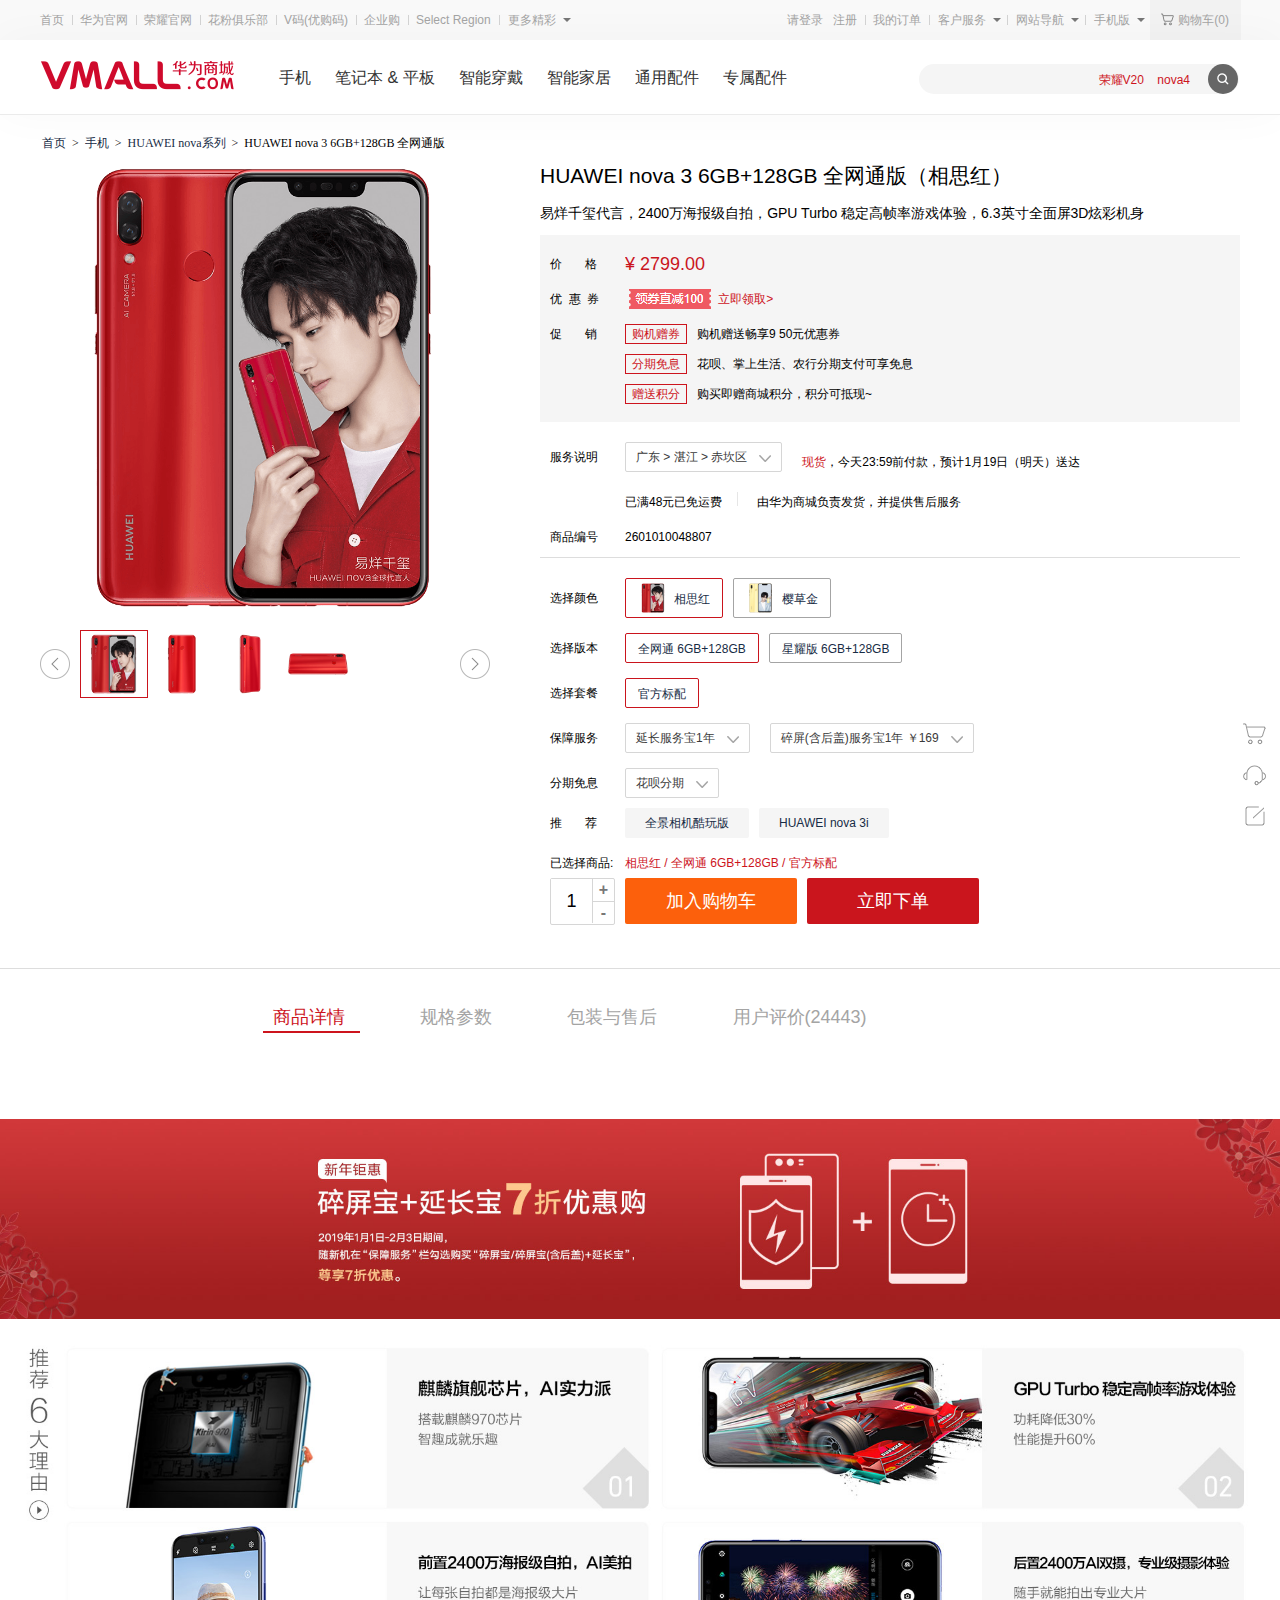
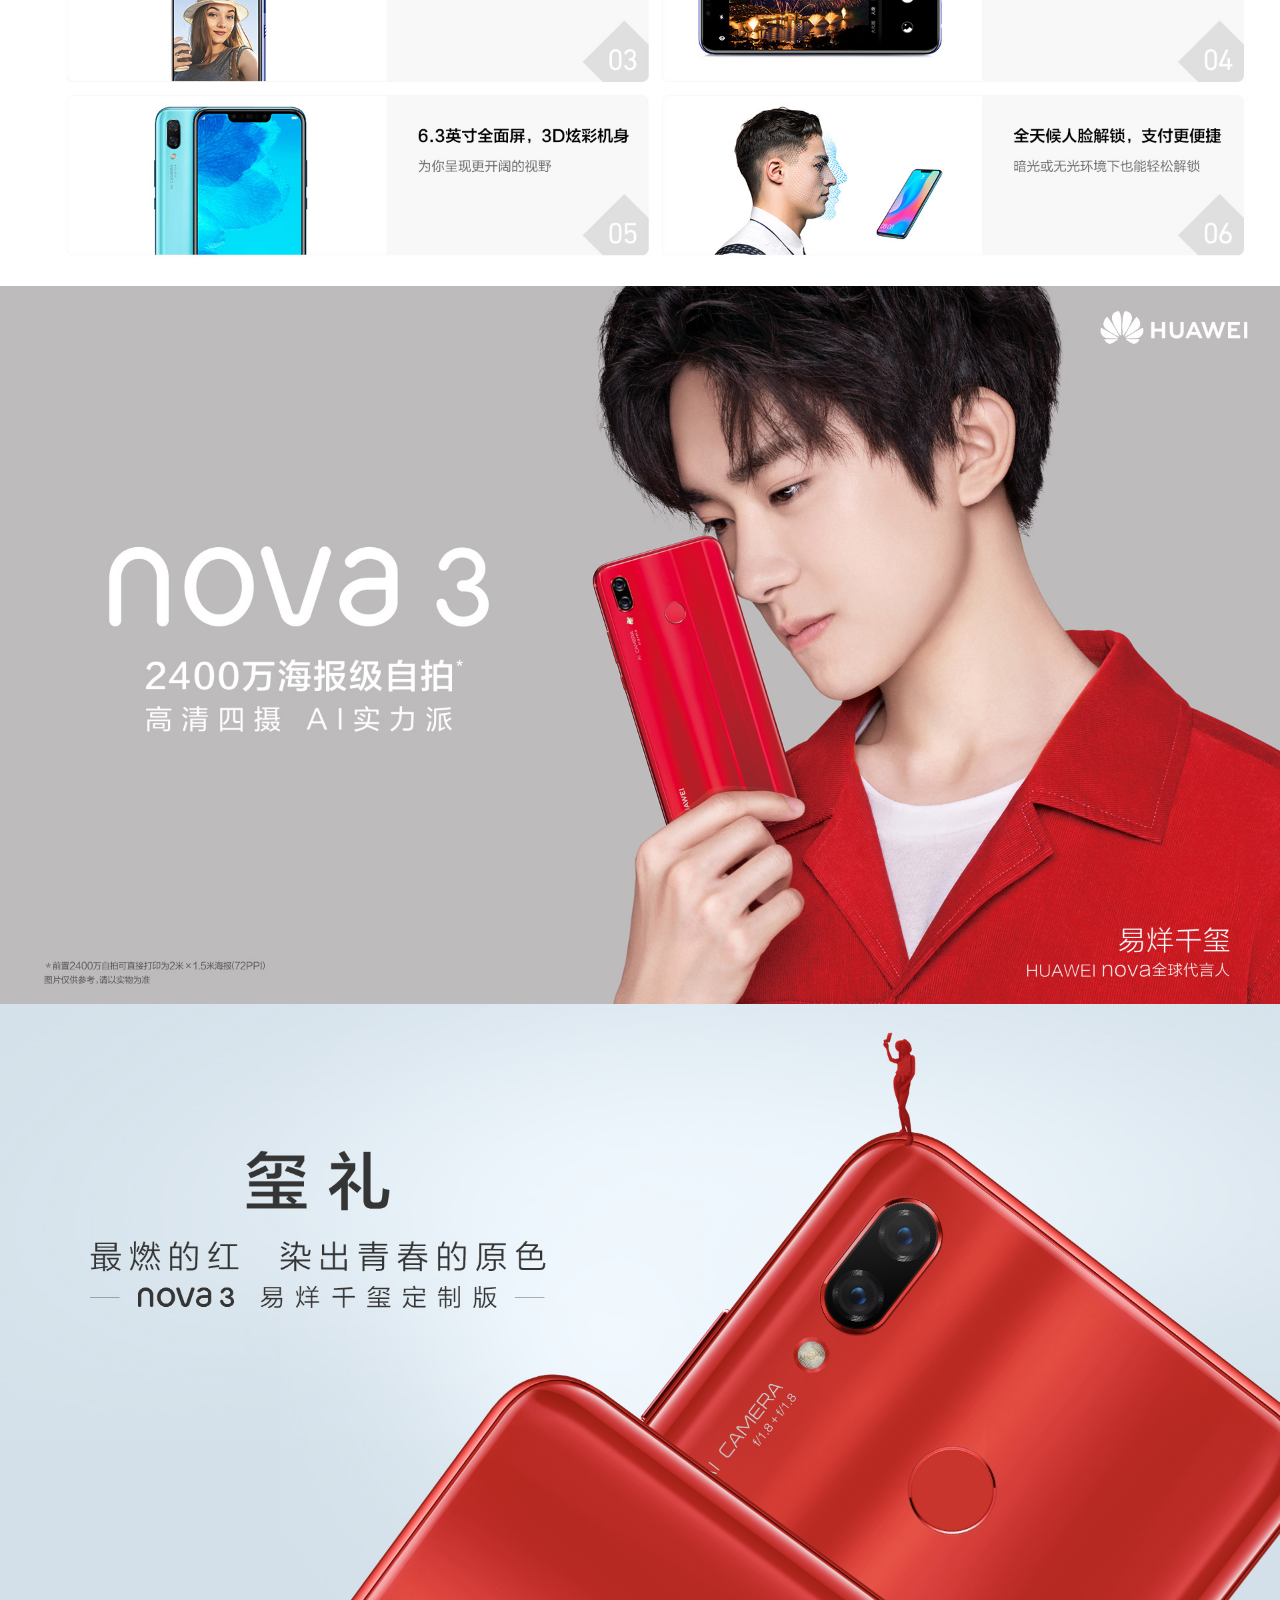
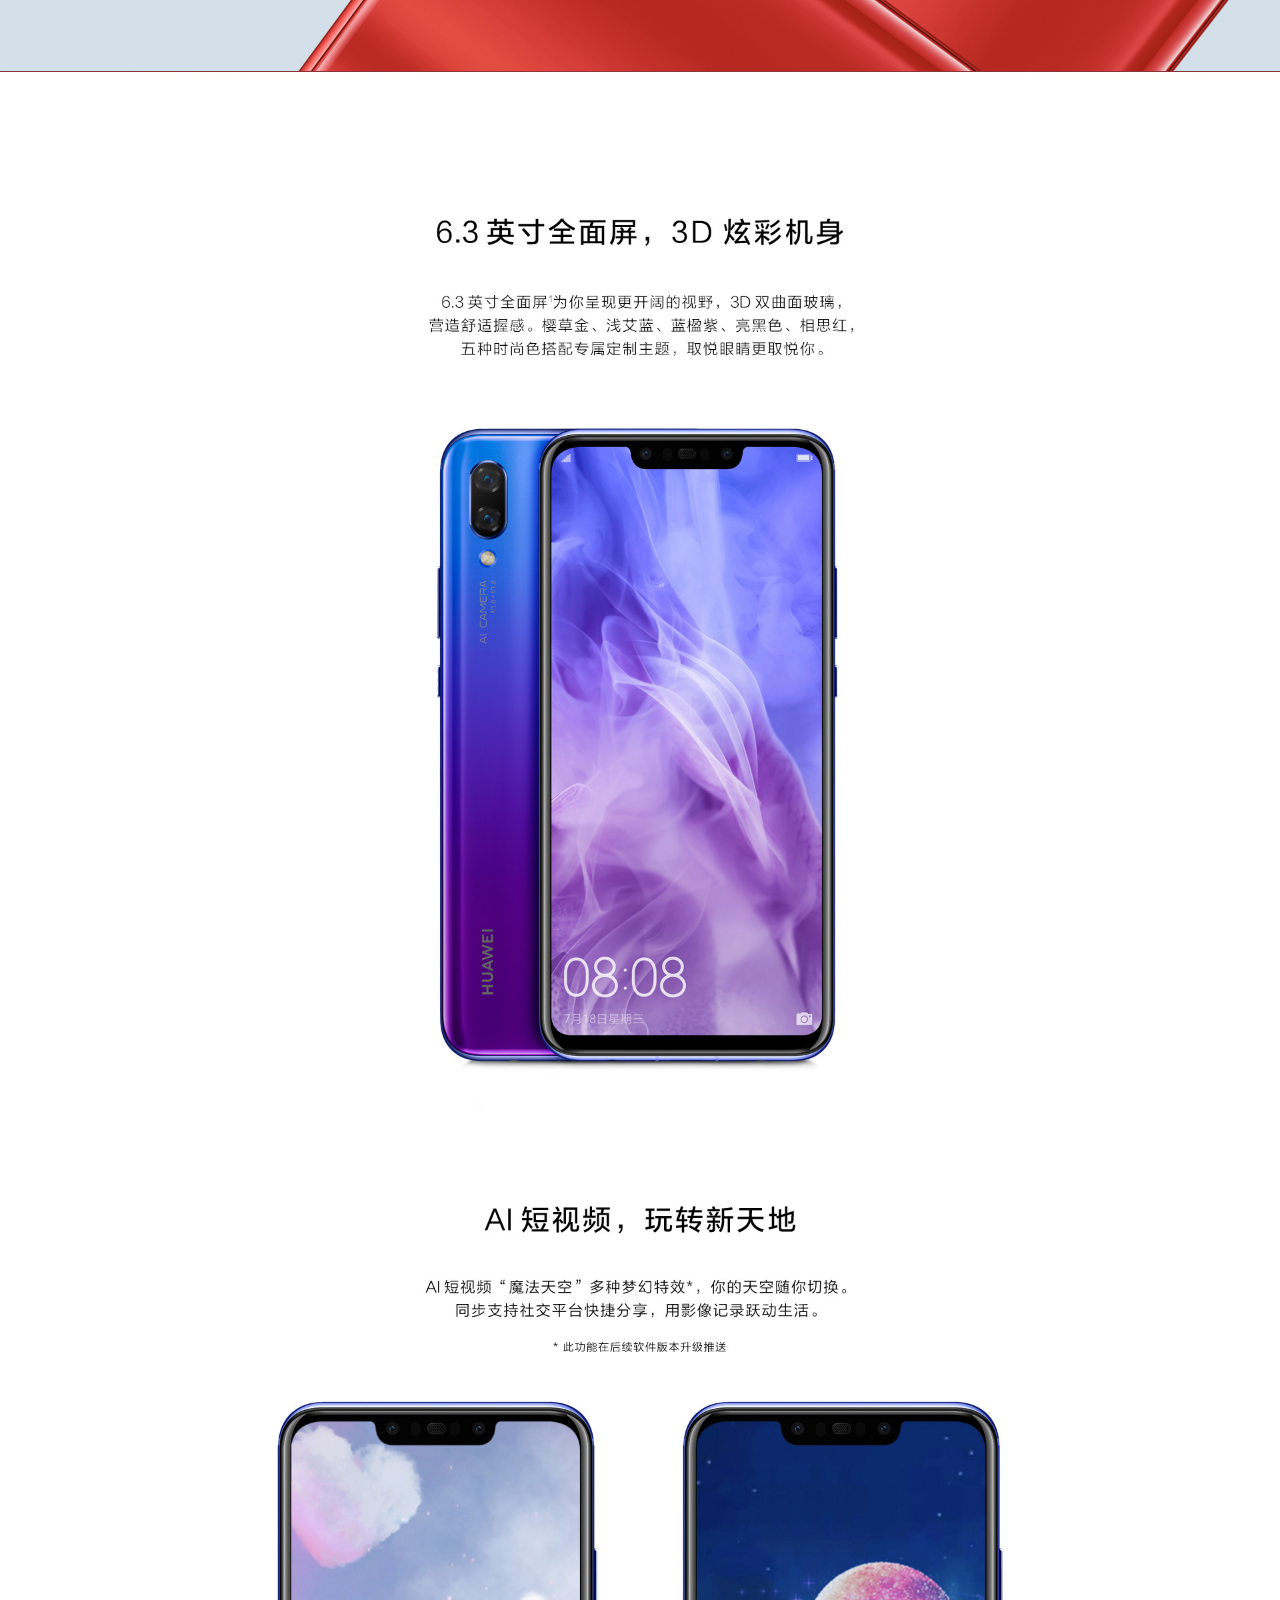
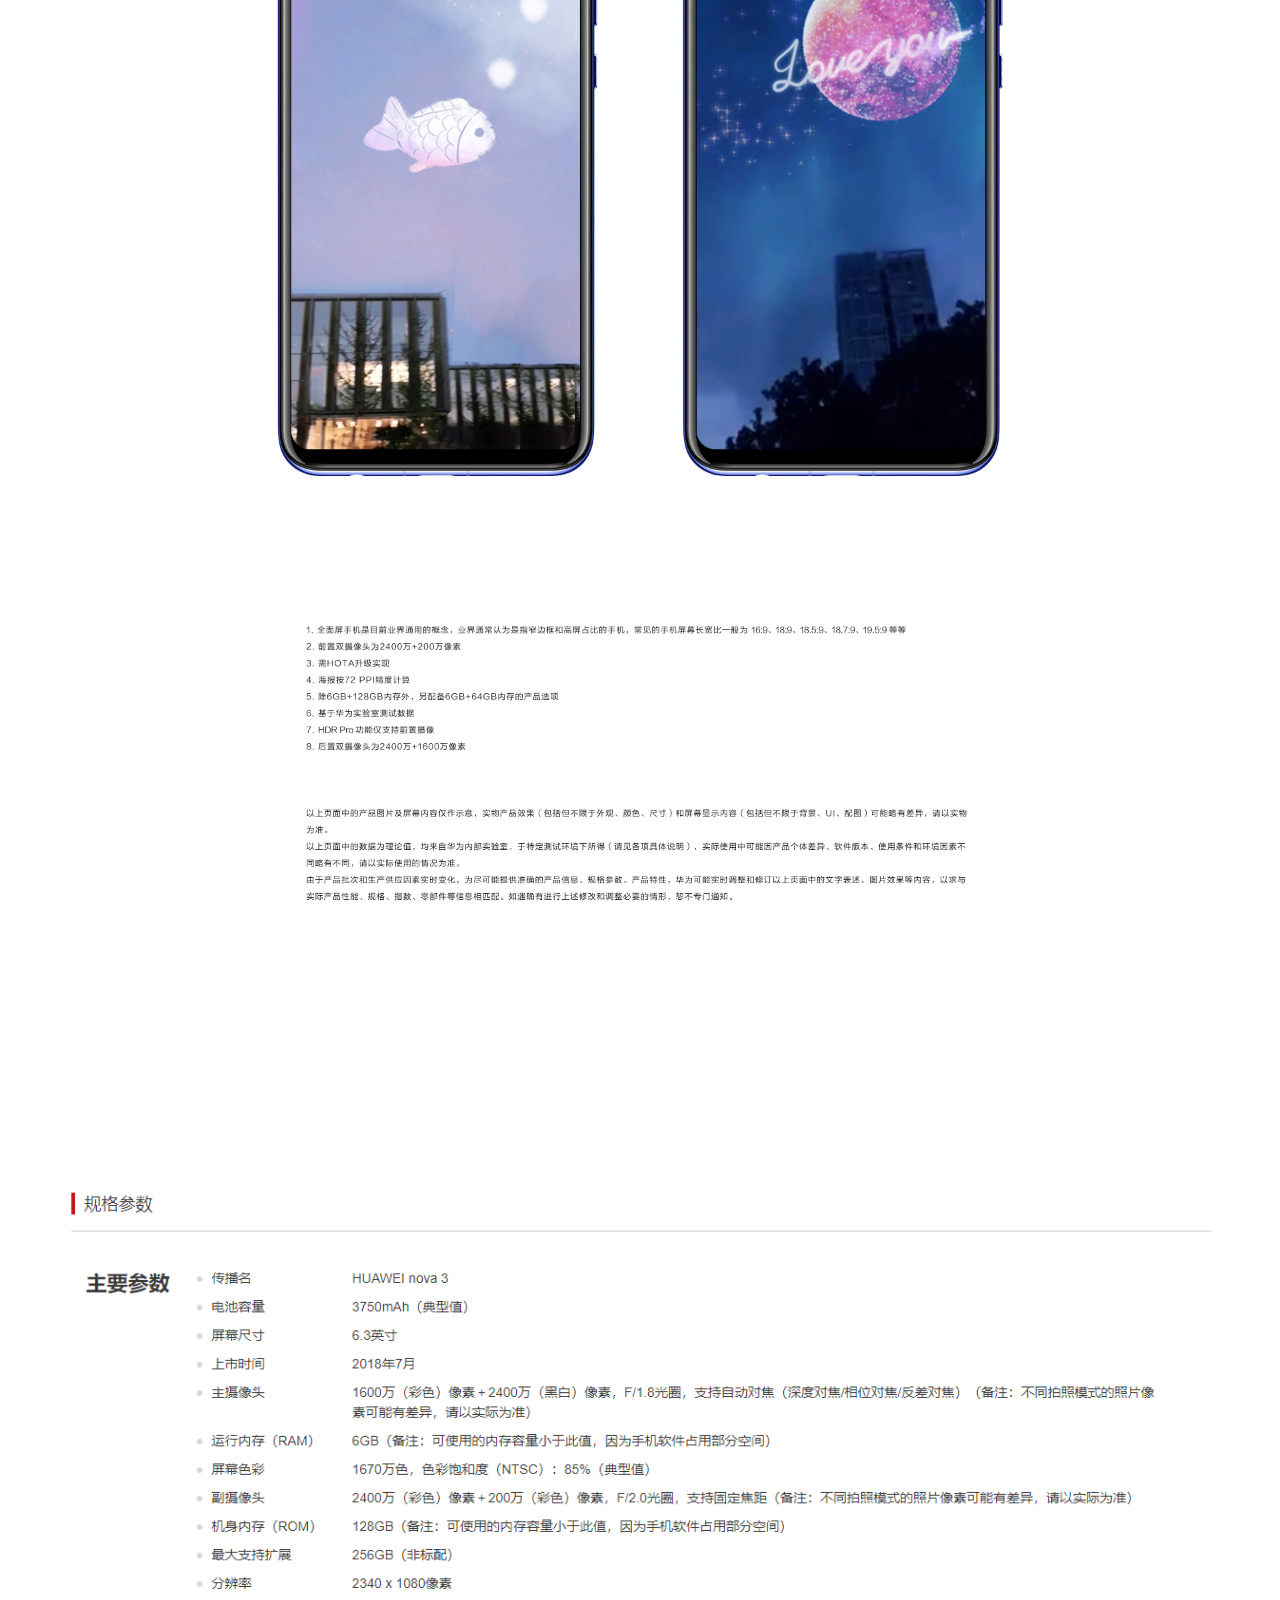
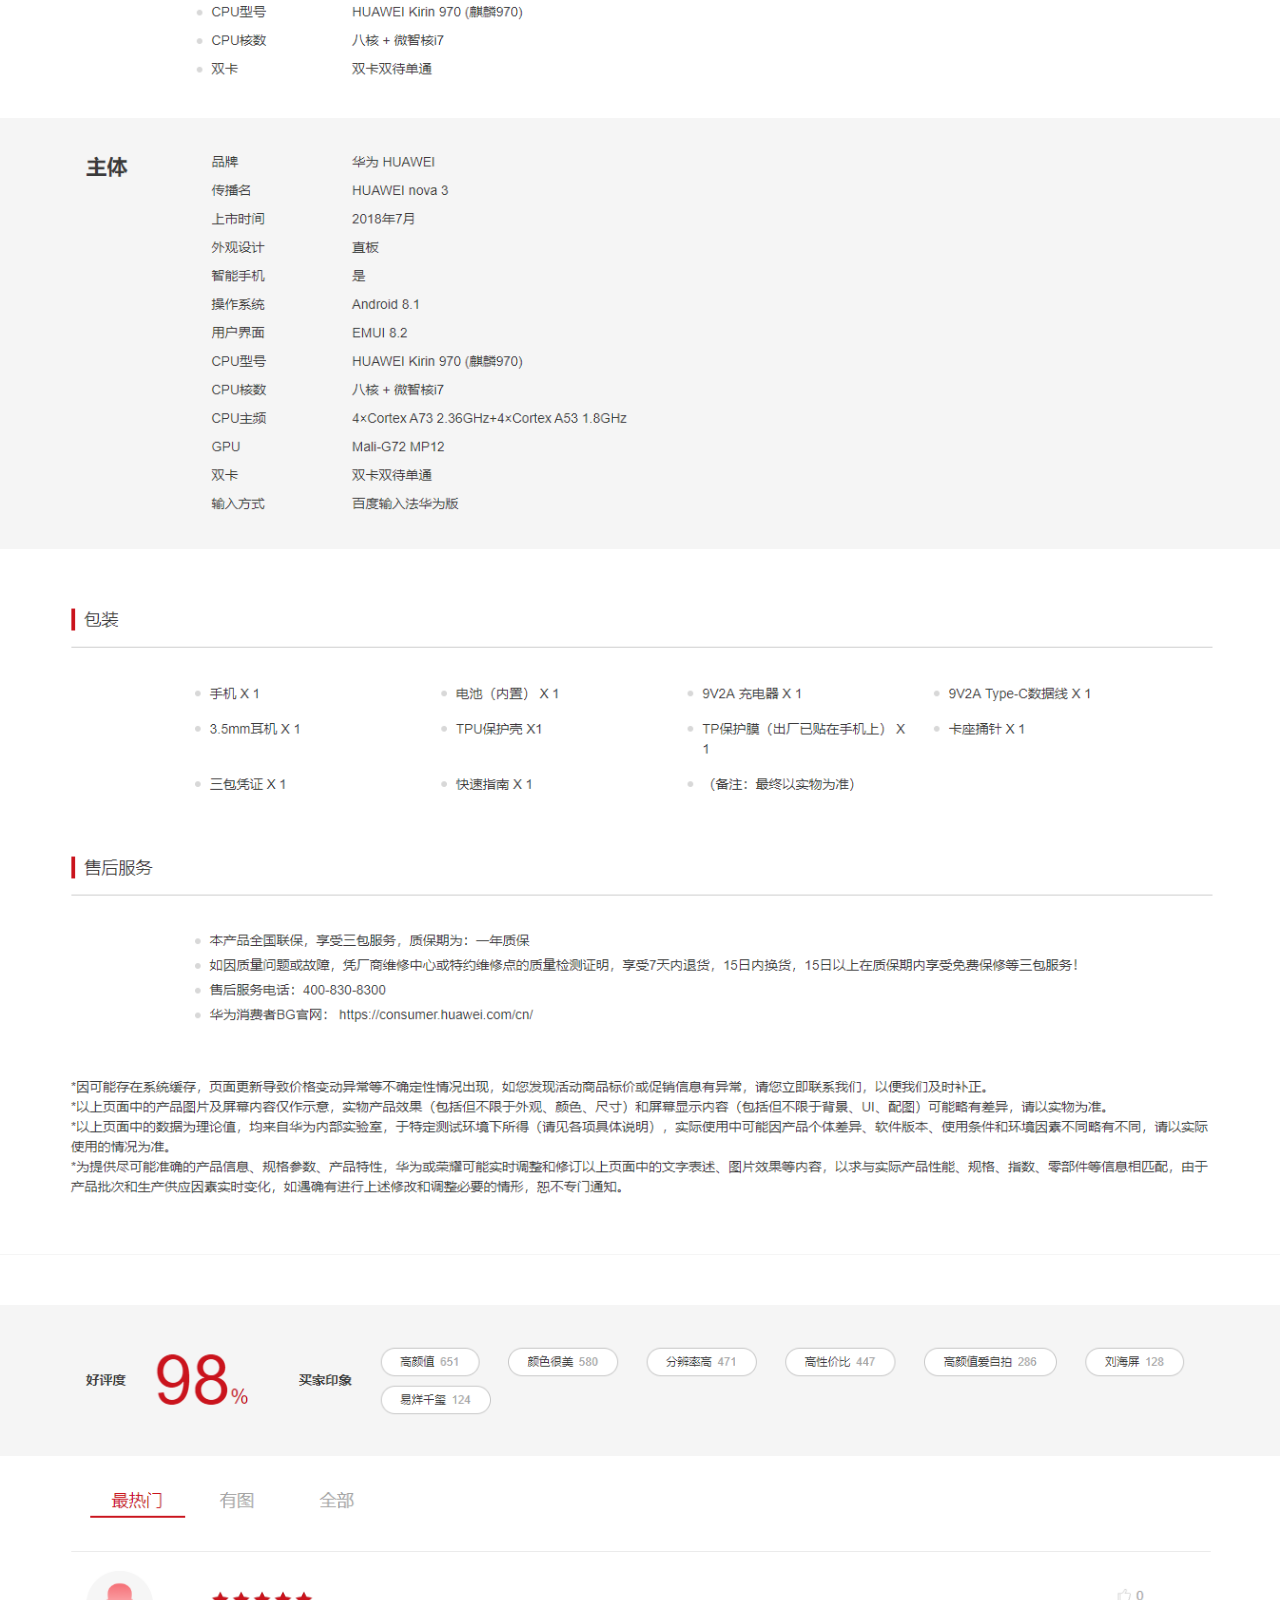
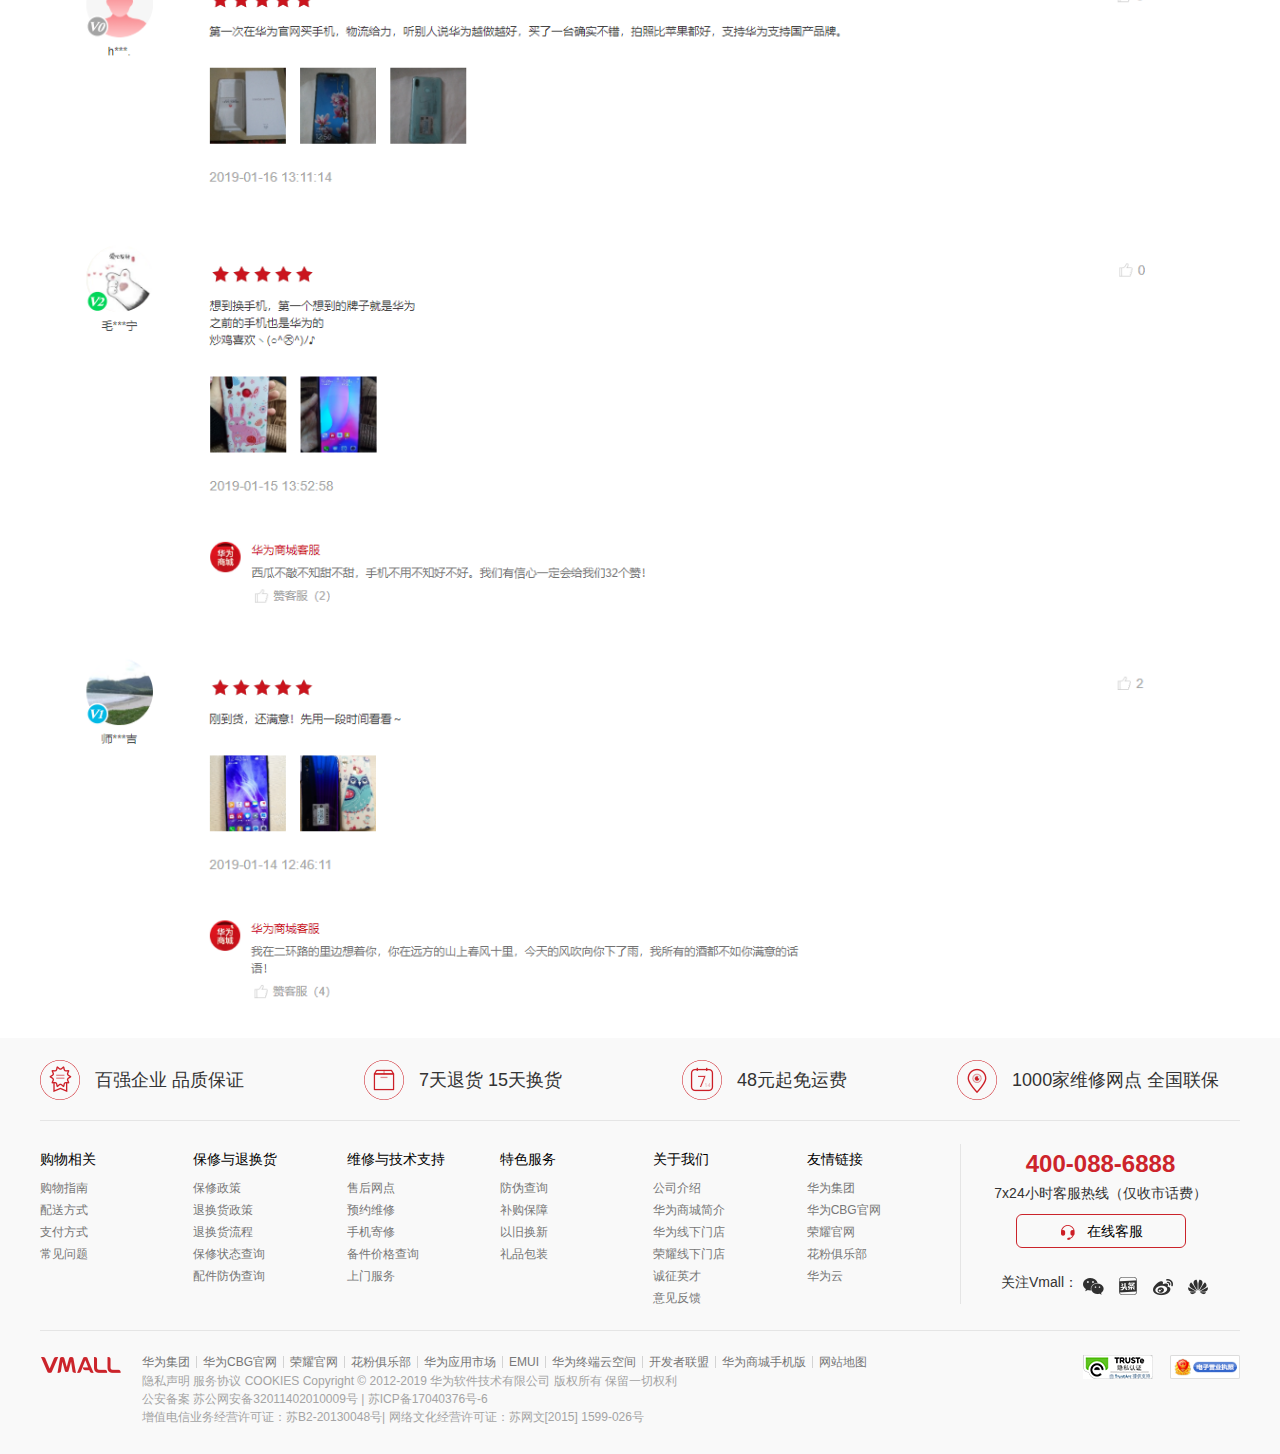
<file: HUAWEI nova3.html>
<!DOCTYPE html>
<html>
	<head>
		<meta charset="UTF-8">
		<title>HUAWEI nova3</title>
		<link rel="Shortcut icon" href="logo.ico" />
		<link rel="stylesheet" href="css/base.css" />
		<link rel="stylesheet" href="commonCss/header.css" />
		<link rel="stylesheet" href="commonCss/footer.css" />
		<link rel="stylesheet" href="commonCss/hungBar.css" />
		<link rel="stylesheet" href="css/HUAWEI nova3.css" />
		<script type="text/javascript" src="js/jquery.js" ></script>
		<script type="text/javascript" src="js/HUAWEIArr.js" ></script>
		<script type="text/javascript" src="js/HUAWEInove3.js" ></script>
	</head>
	<body>
		<div class="header"></div>
		
		<div class="hr10"></div>
		
		<div class="c">
			<div class="navTopArea">
				<a href="index.html">首页</a>
				&nbsp;>&nbsp;
				<a href="goodsList.html">手机</a>
				&nbsp;>&nbsp;
				<a href="#">HUAWEI nova系列</a>
				&nbsp;>&nbsp;
				HUAWEI nova 3 6GB+128GB 全网通版
			</div>
		</div>
		
		<div class="hr10"></div>
		
		<div class="product c">
			<div class="left l">
				<div class="productImg">
					<img src="img/product/proRed01.jpg" />
					<div class="bigImg">
						<img src="img/product/proRed01.jpg" />
					</div>
					<div class="square"></div>
				</div>
				<div class="productImgNav">
					<a class="back"></a>
					<div class="lunboBox">
						<ul></ul>
					</div>
					<a class="forwaord"></a>
				</div>
			</div>
			<div class="right r">
				<div class="intro">
					<div class="proTop">
						<h1 id="proName">HUAWEI nova 3 6GB+128GB 全网通版（相思红）</h1>
						<div class="slogon">易烊千玺代言，2400万海报级自拍，GPU Turbo 稳定高帧率游戏体验，6.3英寸全面屏3D炫彩机身</div>
					</div>
					
					<div class="proInfo">
						<div class="proInfoList h30">
							<label>价&nbsp;&nbsp;&nbsp;&nbsp;&nbsp;&nbsp;&nbsp;格</label>
							<div class="priceInfo">
								<em>¥</em>
								2799.00
							</div>
						</div>
						<div class="proInfoList h30">
							<label>优&nbsp;&nbsp;惠&nbsp;&nbsp;券</label>
							<div class="proQInfo">
								<img src="img/icon/quan.png" />
								立即领取>
							</div>
						</div>
						<div class="proInfoList h100">
							<label>促&nbsp;&nbsp;&nbsp;&nbsp;&nbsp;&nbsp;&nbsp;销</label>
							<div class="l">
								<div class="promItem">
									<em class="tag">购机赠券</em>
									购机赠送畅享9 50元优惠券
								</div>
								<div class="promItem">
									<em class="tag">分期免息</em>
									花呗、掌上生活、农行分期支付可享免息
								</div>
								<div class="promItem">
									<em class="tag">赠送积分</em>
									购买即赠商城积分，积分可抵现~
								</div>
							</div>
							
						</div>
					</div>
					
					<div class="hr20"></div>
					<div class="proService h70">
						<label>服务说明</label>
						<div class="l relative">
							<div class="productPulldownMain l">
								<div class="l" id="address">
									<a>广东&nbsp;>&nbsp;湛江&nbsp;>&nbsp;赤坎区</a>
								</div>
								<div class="downDetial">
									<p>选择新地址</p>
									<table>
										<tr>
											<td>请选择</td>
											<td>请选择</td>
											<td>请选择</td>
										</tr>
										<tr>
											<td>北京</td>
											<td>上海</td>
											<td>广州</td>
											<td>深圳</td>
										</tr>
										<tr>
											<td>湛江</td>
											<td>梅州</td>
											<td>茂名</td>
											<td>千玺</td>
										</tr>
									</table>
								</div>
							</div>
							<div class="red l">现货</div>
							，今天23:59前付款，预计1月19日（明天）送达
							<p>已满48元已免运费<em></em>
								由华为商城负责发货，并提供售后服务
							</p>
						</div>
					</div>
					
					<div class="proInfoList h30">
						<label>商品编号</label>
						<div class="l">2601010048807</div>
					</div>
					<div class="line"></div>
					
					<div class="hr20"></div>
					<div class="chooseBox">
						<div class="proInfoList choosePic">
							<label>选择颜色</label>
							<div class="chooseDetail">
								<ul>
									<li>
										<a class="current">
											<img src="img/product/proRed01.jpg" />
											<p>
												<span>相思红</span>
											</p>
										</a>
									</li>
									<li>
										<a>
											<img src="img/product/proGolden01.jpg" />
											<p>
												<span>樱草金</span>
											</p>
										</a>
									</li>
								</ul>
							</div>
						</div>
						
						<div class="proInfoList h30 chooseBb">
							<label>选择版本</label>
							<div class="chooseDetail">
								<ul>
									<li>
										<a class="current">
											全网通 6GB+128GB
										</a>
									</li>
									<li>
										<a>
											星耀版 6GB+128GB
										</a>
									</li>
								</ul>
							</div>
						</div>
						
						<div class="proInfoList h30">
							<label>选择套餐</label>
							<div class="chooseDetail">
								<ul>
									<li>
										<a class="current">
											官方标配
										</a>
									</li>
								</ul>
							</div>
						</div>
						
						<div class="proInfoList h30">
							<label>保障服务</label>
							<div class="l relative">
								<div class="productPulldownMain l service01">
									<div class="l">
										<a>延长服务宝1年</a>
									</div>
								</div>
								<div class="productPulldownMain l service01">
									<div class="l">
										<a>碎屏(含后盖)服务宝1年&nbsp;￥169</a>
									</div>
								</div>
							</div>
						</div>
						<div class="proInfoList h30">
							<label>分期免息</label>
							<div class="l relative">
								<div class="productPulldownMain l service01">
									<div class="l">
										<a>花呗分期</a>
									</div>
								</div>
							</div>
						</div>
					</div>
					
					<div class="recommend h30">
							<label>推&nbsp;&nbsp;&nbsp;&nbsp;&nbsp;&nbsp;&nbsp;荐</label>
							<div class="l relative">
								<div class="recommendDetail l">
									<ul>
										<li>
											<a>
												全景相机酷玩版
											</a>
										</li>
										<li>
											<a>
											HUAWEI nova 3i
											</a>
										</li>
									</ul>
								</div>
							</div>
						</div>
					
					<p class="h30">
						<label>已选择商品:</label>
						<span class="red">相思红 / 全网通 6GB+128GB / 官方标配</span>
					</p>
					
					<div class="proOperation">
						<div class="proStock">
							<input type="text" placeholder="1" value="1" id="proStockText" />
							<p class="proStockBtn">
								<a id="add">+</a>
								<a id="sub">-</a>
							</p>							
						</div>
						<div class="proBtn l">
							<a class="proBtn01">加入购物车</a>
							<a class="proBtn02">立即下单</a>
						</div>
					</div>
					
				</div>
			</div>
		</div>

		<div class="hr20"></div>
		<div class="line"></div>
		
		<div class="proTab" id="nav">
			<div class="c relative">
				<p>
					<a href="#intro" class="red">
						商品详情
						<em></em>
					</a>
					<a href="#canShu">
						规格参数
						<em></em>
					</a>
					<a href="#service">
						包装与售后
						<em></em>
					</a>
					<a href="#comments">
						用户评价(24443)
						<em></em>
					</a>
					<a class="proBtn02 r">加入购物车</a>
				</p>
				
			</div>
		</div>
		
		<div id="intro" class="t introImg"></div>
		<div id="canShu" class="t introImg">
			<img src="img/product/canShu01.png" />
			<img src="img/product/canShu02.png" />
		</div>
		<div id="service" class="t introImg">
			<img src="img/product/service01.png" />
			<img src="img/product/service02.png" />
		</div>
		<div id="comments" class="t introImg">
			<img src="img/product/comments01.png" />
			<img src="img/product/comments02.png" />
			<img src="img/product/comments03.png" />
		</div>
		
		<div id="hungBar"></div>
		<footer></footer>
		<script>
			$('.header').load("commonHtml/header.html");
			$('#hungBar').load("commonHtml/hungBar.html")
			$('footer').load("commonHtml/footer.html");
		</script>
	</body>
</html>
</file>
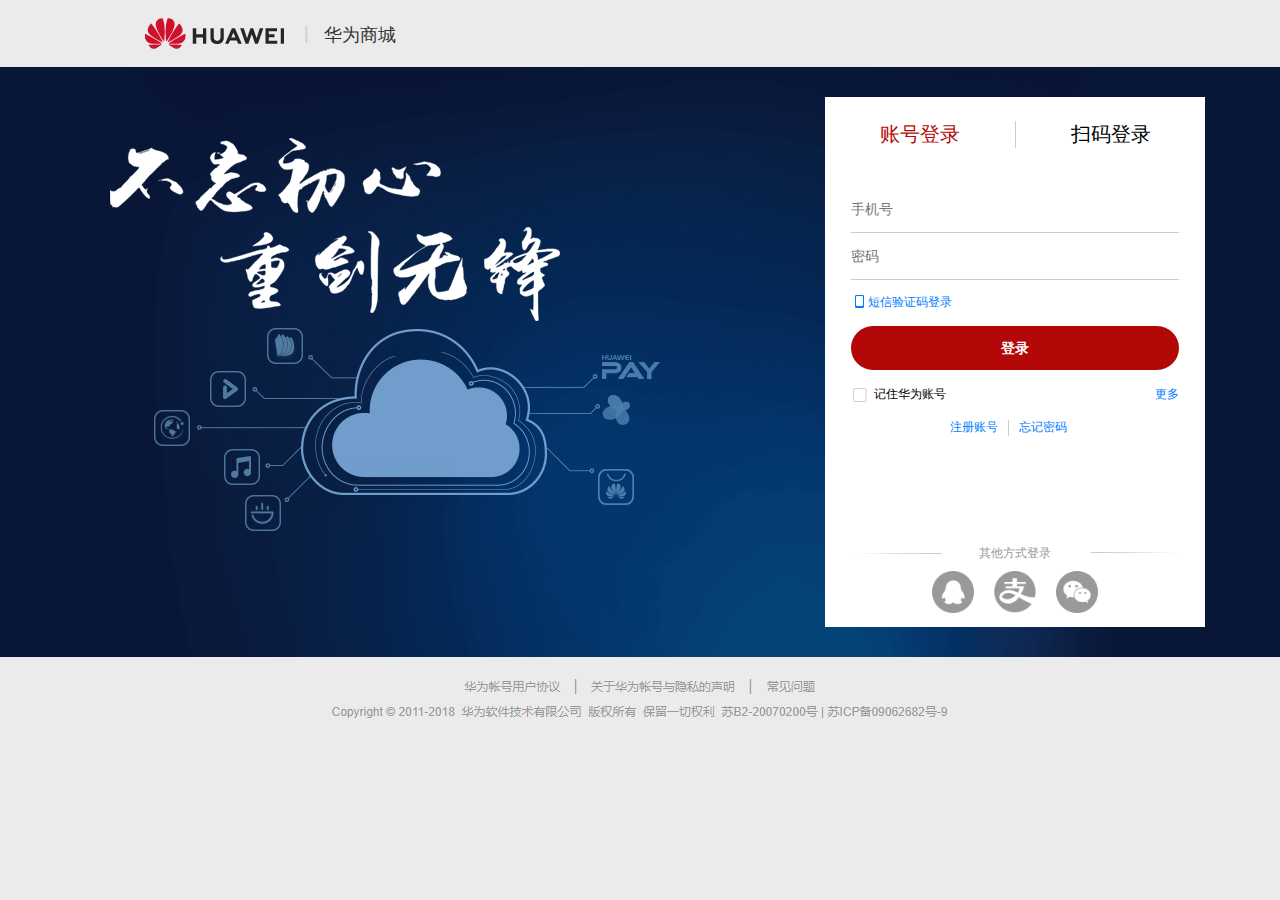
<file: login.html>
<!DOCTYPE html>
<html>
	<head>
		<meta charset="UTF-8">
		<title>登录</title>
		<link rel="Shortcut icon" href="logo.ico" />
		<link rel="stylesheet" href="css/base.css" />
		<link rel="stylesheet" href="commonCss/header.css" />
		<link rel="stylesheet" href="commonCss/footer.css" />
		<link rel="stylesheet" href="css/login.css" />
		<script type="text/javascript" src="js/jquery.js" ></script>
		<script type="text/javascript" src="js/login.js" ></script>
	</head>
	<body class="login">
		<div class="headerCenter">
			<img src="img/login/HUAWEI.png" />
			<b class="line">|</b>
			<b class="title"><a href="index.html">华为商城</a></b>
		</div>
		<div class="loginBg">
			<div class="bg">
				<div class="loginArea r">
					<div class="h">
						<span class="loginTitle l active" id="zhangHao">账号登录</span>
						<span class="loginTitle bl r" id="saoMa">扫码登录</span>
					</div>
					<div class="ZH">
						<div class="top15"></div>
						<div class="userInput">
							<input id="userName" type="text" placeholder="手机号" />
						</div>
						<div class="userInput">
							<input id="password" type="password" placeholder="密码" />
						</div>
						<div class="link">
							<img src="img/login/phone.png" class="l" />
							<span>短信验证码登录</span>
						</div>
						<input type="button" value="登录" id="buttonLogin"/>
						<div class="checkBox">
							<div class="check l">
								<i class="noCheck"></i>
								<b>记住华为账号</b>
							</div>
							<span>更多</span>
						</div>
						<div class="RF">
							<span class="regist l">
								<a href="regist.html">注册账号</a>
							</span>
							<span class="forget l">忘记密码</span>
						</div>
						<div class="threeLogin">
							<div class="threeLoginTitle">
								<i class="before"></i>
								<span>其他方式登录</span>
								<i class="after"></i>
							</div>
							<div class="threeLoginLogo">
								<span class="QQ">
									<a href="#"></a>
								</span>
								<span class="Alipay">
									<a href="#"></a>
								</span>
								<span class="weChat">
									<a href="#"></a>
								</span>
							</div>
						</div>
					</div>
					<div class="SM" style="display: none;">
						<div class="qrCodeMain">
							<div class="qrCodeImg">
								<img src="img/login/getqrWeb.png" />
							</div>
							<div class="qrCodeHelp">
								<img src="img/login/way.png" />
							</div>
						</div>
						<div class="qrCodeInfo">
							<p>
								使用<span>华为移动服务APP</span>扫一扫
							</p>
							<p>若您使用华为手机，请进入“设置”>“华为帐号”扫码登录。</p>
						</div>
					</div>
				</div>
			</div>
		</div>
		<div class="loginFooter">
			<img src="img/login/login-footer.png" />
		</div>
	</body>
</html>
</file>
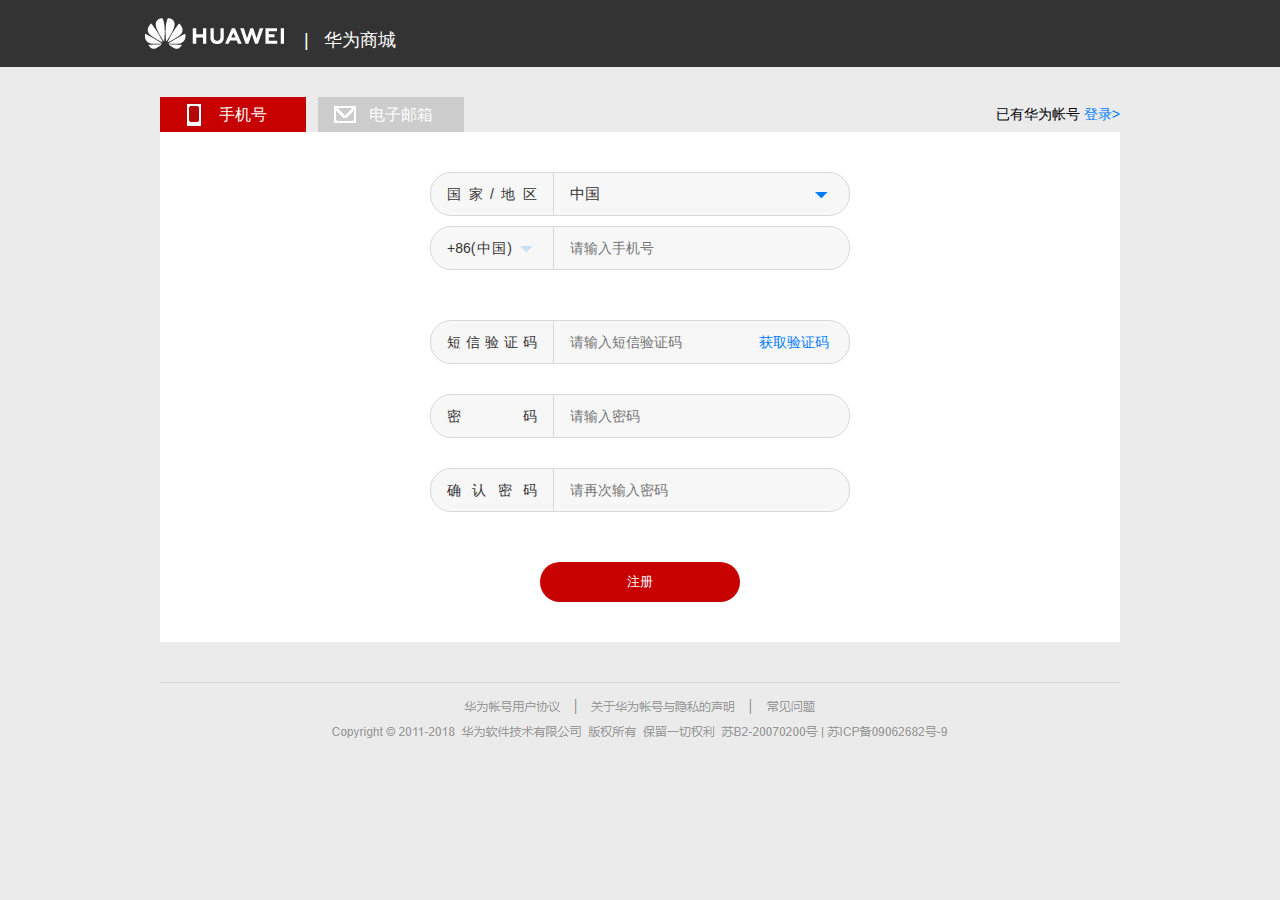
<file: regist.html>
<!DOCTYPE html>
<html>
	<head>
		<meta charset="UTF-8">
		<title>注册</title>
		<link rel="Shortcut icon" href="logo.ico" />
		<link rel="stylesheet" href="css/base.css" />
		<link rel="stylesheet" href="commonCss/header.css" />
		<link rel="stylesheet" href="commonCss/footer.css" />
		<link rel="stylesheet" href="css/regist.css" />
		<script type="text/javascript" src="js/jquery.js" ></script>
		<script type="text/javascript" src="js/regist.js" ></script>
	</head>
	<body class="login">
		<div class="headerBg">
			<div class="headerCenter">
				<img src="img/regist/head-top.png" />
				<b class="line">|</b>
				<b class="title"><a href="index.html">华为商城</a></b>
			</div>
		</div>
		<div class="registBigBox">
			<div class="regTab l">
				<a class="phone sel">
					<i></i>
					<span class="tab">手机号</span>
				</a>
				<a class="email">
					<i></i>
					<span class="tab">电子邮箱</span>
				</a>
				<div class="login r">
					已有华为帐号
					<a href="login.html">登录></a>
				</div>
			</div>
			<div class="regDetail l">
				<div class="inputContainer" id="country">
					<div class="inputLeft">
						国家/地区
					</div>
					<div class="inputRight l">
						<span>中国</span>
						<img src="img/regist/down.png" />
					</div>
				</div>
				<div class="inputContainer" id="phone">
					<div class="inputLeft">
						+86(中国)
						<img src="img/regist/down02.png" />
					</div>
					<input type="text" placeholder="请输入手机号"/>
				</div>
				<div class="top15"></div>
				<div class="inputContainer" id="xinxi">
					<div class="inputLeft">
						短信验证码
					</div>
					<input type="text" placeholder="请输入短信验证码"/>
					<span>获取验证码</span>
				</div>
				<div class="inputContainer" id="password">
					<div class="inputLeft">
						密码
					</div>
					<input type="password" placeholder="请输入密码"/>
				</div>
				<div class="password"></div>
				<div class="inputContainer" id="password02">
					<div class="inputLeft">
						确认密码
					</div>
					<input type="password" placeholder="请再次输入密码"/>
				</div>
				<div class="password02"></div>
				<div class="sBox">
					<input type="button" value="注册"class="sumit" />
				</div>
				
			</div>
			<div class="boxShadow l"></div>
			
		</div>
		<div class="loginFooter">
			<img src="img/login/login-footer.png" />
		</div>
	</body>
</html>
</file>
<file: css/index.css>
.button-top-banner-close{
	background: url(../img/icon/icon1.png)scroll no-repeat;
}
.drop-code .code-info span,
.drop-nav-icon:before,
.s-drop .icon-minicart:before,
.s-drop .drop-minicart .icon-minicart,
.search-bar-form .button,
.slider-middle .before,
.slider-middle .after{
	background: url(../img/icon/icon-header.png)no-repeat;
}

.home-hot-goods .b li:hover,
#goods01 .goods-item:hover,
#goodsPC .goods-item:hover,
#goodsPb .goods-item:hover,
#goodsCd .goods-list .goods-item:hover,
#goodsJu .goods-list .goods-item:hover,
#goodsRx .goods-list .goods-item:hover{
	box-shadow: 0 12px 36px rgba(0,0,0,0.1);
}

/*top-banner*/
.top-banner-img{
	overflow: hidden;
	position: relative;
}
.button-top-banner-close{
	display: block;
	position: absolute;
	right: 0;
	top: 10px;
	width: 24px;
	height: 24px;
	overflow: hidden;
	background-position: 0 -385px;
}

/*nav-main*/
.nav-main .layout{
	position: relative;
	z-index: 410;
}
.naver-category{
	position: absolute;
	left: 0;
	top: 18px;
	width: 200px;
}
.naver-list{
	border-radius: 10px;
	position: relative;
	height: 440px;
	box-shadow: 0 0 46px rgba(0,0,0,0.03);
}
.category-item{
	background-color: white;
	opacity: .9;
	z-index: 10;
}
.category-info{
	width: 150px;
	height: 47px;
	padding: 12px 0 13px 0;
	margin-left: 25px;
	border-bottom: 1px solid rgba(0,0,0,0.06);
	position: relative;
}
.category-item:first-child{
	border-radius: 10px 10px 0 0;
}
.category-item:first-child .category-info{
	height: 48px;
}
.category-item:last-child{
	border: 0;
	border-radius: 0 0 10px 10px;
}
.category-item:last-child .category-info{
	height: 49px;
}
.category-info-detail{
	width: 175px;
}
.category-info-detail .category-title{
	line-height: 24px;
	margin-bottom: 2px;
}
.category-info-detail .category-title a{
	font-size: 16px;
	color: #848484;
}
.category-info-detail a{
	font-size: 14px;
	margin-right: 9px;
	color: #a6a6a6;
}
.category-panels{
	display: none;
	position: absolute;
	top: 0;
	left: 192px;
	height: 416px;
	overflow: hidden;
	background-color: white;
	padding: 24px 22px 0 28px;
	border-radius: 0 10px 10px 0;
}
.subcate-list .subcate-item{
	float: left;
	margin-bottom: 24px;
}
.subcate-list .subcate-item a{
	display: block;
	width: 204px;
	height: 80px;
	font-size: 14px;
	border-radius: 10px;
}
.subcate-list .subcate-item a:hover{
	background: #f6f6f6;
}
.subcate-list .subcate-item a img{
	width: 56px;
	height: 56px;
	float: left;
	margin: 12px 6px 0 6px;
}
.subcate-list .subcate-item a span{
	float: left;
	color: #777777;
	font-size: 13px;
	margin-top: 30px;
	width: 120px;
	overflow: hidden;
	display: block;
}
.category-item:hover{
	background: white;
	opacity: 1;
	display: block;
}
.category-item:hover .category-panels{
	display: block;
}
.subcate-list .subcate-btn{
	display: block;
	float: left;
	width: 112px;
	height: 42px;
	line-height: 42px;
	margin-top: 18px;
	margin-left: 36px;
	border: 1px solid #F2F2F2;
	border-left: 0;
	border-radius: 0 22px 22px 0;
	text-indent: 34px;
	position: relative;
}
.subcate-btn a{
	font-size: 13px;
	color: #a7a7a7;
}
.subcate-btn a:hover{
	color: #A7A7A7;
}
.subcate-list .subcate-btn:before{
	content: '';
	display: block;
	width: 42px;
	height: 42px;
	border: 1px solid #F2F2F2;
	border-radius: 22px;
	position: absolute;
	top: -1px;
	left: -22px;
}
.subcate-list .subcate-btn:after{
	content: '';
	display: block;
	width: 0;
	height: 0;
	border-bottom: 5px solid transparent;
	border-top: 5px solid transparent;
	border-left: 5px solid #c0c0c0;
	position: absolute;
	top: 16px;
	left: -1px;
}

/*header*/
header{
	height: 41px;
	padding: 18px 0 15px 0;
	position: relative;
	line-height: 1.5;
	box-shadow: 0 0 46px rgba(0,0,0,0.03);
	background-color: white;
}
.logo{
	float: left;
	margin-right: 34px;
}
.logo img{
	height: 36px;
}
.naver{
	float: left;
}
.naver ul li{
	float: left;
	margin-right: 24px;
}
.naver a{
	line-height: 40px;
	display: block;
	font-size: 16px;
	/*color: #333333;*/
	position: relative;
}
.naver a:hover{
	color: #CD141D;
}
.naver .img a img{
	margin-top: 7px;
	height: 24px;
	display: block;
}
.naver-red{
	height: 2px;
	width: 100%;
	display: block;
	background-color: white;
	position: absolute;
	bottom: 2px;
	left: 0;
}
.naver a:hover .naver-red{
	background-color: #cd141d;
}
/*search-bar*/
.search-bar{
	margin-top: 5px;
	border-radius: 16px 16px 0 0;
	position: relative;
}
.search-bar-form{
	width: 320px;
	height: 30px;
	border-radius: 15px;
	position: relative;
	line-height: 1;
	border: 1px solid #FFFFFF;
}
.search-bar-form .text{
	color: #3a3a3a;
	width: 290px;
	height: 30px;
	line-height: 30px;
	border-radius: 15px;
	float: left;
	border: 0;
	background: #f5f5f5;
	padding-right: 30px;
	text-indent: 15px;
	outline: none;
}
.search-bar-form .button{
	width: 30px;
	height: 30px;
	border-radius: 15px;
	border: 0;
	background-color: #666666;
	background-position: 0 -21px;
	position: absolute;
	top: 0;
	right: 1px;
	outline: none;
}
.search-text{
	position: absolute;
	right: 50px;
	top: 8px;
	display: block;
}
.search-text a{
	color: #CD141D;
}
/*hot-board透明度轮播*/
.slider{
	width: 100%;
	height: 550px!important;
	position: relative;
	margin: 0 auto;
}
.slider ul{
	width: 100%;
	position: absolute;
	height: 550px!important;
}
.slider-img{
	width: 100%;
	height: 550px;
	position: absolute;
	opacity: 1;
	transition: opacity 1s linear;
}
.slider-img:first-child{
	/*display: block;*/
	background: url(../img/index/lunbo/header_lunbo_01.jpg)no-repeat center center;
}
.slider-img:nth-child(2){
	background: url(../img/index/lunbo/header_lunbo_02.jpg)no-repeat center center;
}
.slider-img:nth-child(3){
	background: url(../img/index/lunbo/header_lunbo_03.jpg)no-repeat center center;
}
.slider-img:nth-child(4){
	background: url(../img/index/lunbo/header_lunbo_04.jpg)no-repeat center center;
}
.slider-img:nth-child(5){
	background: url(../img/index/lunbo/header_lunbo_05.jpg)no-repeat center center;
}
.slider-img:nth-child(6){
	background: url(../img/index/lunbo/header_lunbo_06.jpg)no-repeat center center;
}
.slider-img:nth-child(7){
	background: url(../img/index/lunbo/header_lunbo_07.jpg)no-repeat center center;
}
.slider-img:last-child{
	background: url(../img/index/lunbo/header_lunbo_08.jpg)no-repeat center center;
}
.slider-middle{
	position: relative;
	height: 0;
}
.slider-middle-span{
	text-align: right;
	position: absolute;
	top: 448px;
	right: 0;
}
.slider-middle-span span{
	width: 10px;
	height: 10px;
	border-radius: 10px;
	line-height: 10px;
	margin-left: 7px;
	border: 1px solid white;
	display: inline-block;
	background-color: transparent;
	cursor: pointer;
}
.slider-middle .before,
.slider-middle .after{
	width: 80px;
	height: 80px;
	margin-top: 0;
	position: relative;
	display: block;
	float: left;
	cursor: pointer;
}
.slider-middle .before{
	left: 204px;
	top: 199px;
	background-position: -340px 0;
}
.slider-middle .after{
	left: 1110px;
	top: 199px;
	background-position: -100px 0;
}
.slider-middle .before:hover{
	background-position: -260px 0;
}
.slider-middle .after:hover{
	background-position: -180px 0;
}
.hot-board .mask{
	text-align: center;
	width: 100%;
	height: 72px;
	display: block;
	position: absolute;
	bottom: 0;
	z-index: 1;
}
.hot-board .mask span{
	width: 100%;
	height: 72px;
	display: block;
	background-size: 100% 72px;
	background: url(../img/index/bg-slide.png) center centerno-repeat;
}
/*home-menu*/
.relative{
	position:  relative;
}
.home-menu-main{
	position: relative;
	top: -72px;
	height: 34px;
}
.home-menu-list{
	background: white;
	text-align: center;
	width: 1200px;
	height: 88px;
	position: absolute;
	z-index: 2;
	border-radius: 10px;
	box-shadow: 0 2px 26px rgba(0,0,0,0.07);
}
.list01{
	width: 270px;
	height: 55px;
	border-right: 1px solid #ededed;
	margin-top: 17px;
}
.gg-login{
	padding-left: 26px;
	text-align: left;
}
.w-name{
	width: 52px;
	height: 52px;
	margin-right: 17px;
}
.w-name img{
	width: 52px;
	height: 52px;
}
.gg-login-url{
	margin-top: 1px;
	font-size: 14px;
	color: #999;
}
.w-btn{
	margin-top: 6px;
}
.w-btn a{
	float: left;
	width: 68px;
	height: 22px;
	line-height: 22px;
	display: inline-block;
	text-align: center;
	color: #fde4b3;
	background: #595454;
	font-size: 13px;
	border-radius: 5px;
}
.w-btn .new{
	width: 66px;
	height: 20px;
	line-height: 20px;
	background: white;
	margin-right: 8px;
	border: 1px solid #eb767f;
	color: #eb5b60;
}
.w-btn a:hover{
	color: white;
}
.w-btn .new:hover{
	background: #eb5b60;
	color: white;
}
.list02{
	margin-top: 17px;
	width: 660px;
}
.list02 ul{
	display: table;
	margin: 0 auto;
}
.list02 ul li{
	display: table-cell;
	text-align: center;
	float: none;
	width: 104px;
}
.list02 ul li a{
	display: block;
	text-align: center;
	max-width: 84px;
	min-width: 48px;
	margin: 0 auto;
}
.list02 ul li .p-img{
	background-image: url(../img/index/home-menu.png);
	width: 40px;
	height: 40px;
	margin: 0 auto;
	overflow: hidden;
	position: relative;
}
.list02 ul li .p-img,
.list03 .p-info li span{
	background-image: url(../img/index/home-menu.png);
}
.list02 ul li:nth-child(2) .p-img{
	background-position: -40px 0;
}
.list02 ul li:nth-child(3) .p-img{
	background-position: -80px 0;
}
.list02 ul li:nth-child(4) .p-img{
	background-position: -120px 0;
}
.list02 ul li:nth-child(5) .p-img{
	background-position: -160px 0;
}
.list02 ul li:nth-child(6) .p-img{
	background-position: -200px 0;
}
.list02 ul li .p-text{
	width: 100%;
	line-height: 24px;
	text-align: center;
	overflow: hidden;
	color: #777;
}
.list03{
	width: 266px;
	height: 88px;
	border-left: 1px solid #EDEDED;
}
.list03 .p-notice{
	height: 43px;
	border-bottom: 1px solid #E5E5E5;
}
.p-notice-a{
	float: left;
	display: block;
	font-size: 14px;
	font-weight: bold;
	margin: 10px 8px 0 17px;
	color: #777777;
}
.p-notice-content{
	width: 190px;
	height: 43px;
	overflow: hidden;
	position: relative;
	text-align: left;
}
.p-notice-content ul{
	height: 215px;
}
.p-notice-content li{
	width: 190px;
	height: 43px;
	line-height: 43px;
	font-size: 12px;
}


.p-info li{
	float: left;
	width: 88px;
	height: 42px;
	line-height: 42px;
}
.p-info a span{
	width: 20px;
	height: 20px;
	margin-right: 2px;
	display: inline-block;
	position: relative;
	top: 5px;
	overflow: hidden;
}
.p-info li:first-child span{
	background-position: -240px 0;
}
.p-info li:nth-child(2) span{
	background-position: -260px 0;
}
.p-info li:last-child span{
	background-position: -280px 0;
}
.home-promo-list{
	height: 200px;
	margin-bottom: 13px;
}
.home-promo-list li{
	float: left;
	margin-left: 13px;
	width: 290px;
	height: 200px;
	border-radius: 20px;
	transition: all .2s linear 0s;
}
.home-promo-list li:first-child{
	margin: 0 1px 0 0;
}
.home-promo-list li:hover{
	box-shadow: 0 12px 36px rgba(0,0,0,0.1);
}
.home-promo-list li a{
	display: block;
	height: 200px;
}
.home-promo-list img{
	border-radius: 10px;
	width: 290px;
	height: 200px;
}
/*home-hot-goods*/
.home-hot-goods{
	width: 1200px;
	height: 670px;
}
.home-hot-goods .h .title,
.home-recommend-goods .h .title{
	font-size: 26px;
	color: #333333;
	padding: 27px 0 13px 0;
}
.home-hot-goods .b .span-232 img{
	border-radius: 10px;
	margin-top: 0;
}
.home-hot-goods .b .span-968{
	width: 958px;
	margin-left: 10px;
}
.goods-list{
	float: left;
	height: 604px;
	margin-left: -10px;
}
.goods-item{
	float: left;
	width: 230px;
	border-radius: 10px;
	margin-left: 12px;
	margin-bottom: 12px;
	margin-top: 0;
	background: #F9F9F9;
	overflow: hidden;
}
.goods-item .goods{
	width: 100%;
	height: 290px;
	display: inline-block;
	text-align: center;
}
.goods-item .goods .goods-img{
	width: 150px;
	height: 150px;
	margin: 35px auto 0;
}
.goods-item .goods .goods-img img{
	width: 150px;
	height: 150px;
}
.goods-item .goods .goods-title{
	width: 210px;
	height: 21px;
	line-height: 21px;
	font-size: 14px;
	color: #3A3A3A;
	display: block;
	margin: 0 auto;
	margin-top: 12px;
	margin-left: 10px;
	margin-right: 10px;
	padding: 0;
}
.goods-item .goods .goods-info{
	color: #777777;
	line-height: 18px;
	padding: 0 18px;
	margin: 4px 20px 6px;
	overflow: hidden;
	text-overflow: ellipsis;
	white-space: nowrap;
}
.goods-item .goods .goods-price{
	color: #d0021b;
	line-height: 21px;
	margin-bottom: 0;
}


/*home-recommend-goods*/
.home-recommend-goods{
	width: 1200px;
	height: 364px;
}
.home-recommend-goods .h .title{
	padding-bottom: 0;
	line-height: 1;
}
.home-recommend-goods .b{
	width: 1200px;
	height: 311px;
	position: relative;
	overflow: hidden;
}
.goods-rolling{
	width: 1210px;
	height: 205px;
	padding-top: 16px;
	margin-bottom: 8px;
	position: relative;
	left: -5px;
}
.lunbo-02{
	width: 3630px;
	height: 295px;
	position: absolute;
	left: 0;
	transition-duration: 0.3s;
}
.goods-rolling .goods-item{
	width: 242px;
	height: 295px;
	border: 0;
	margin: 0;
	background: 0;
	float: left;
	margin-bottom: 10px;
}
.goods-rolling .goods-item .goods-box{
	width: 230px;
	height: 205px;
	/*margin: 0 auto;*/
	margin-top: 5px;
	margin-left: 6px;
	margin-right: 6px;
	padding-top: 36px;
	border-radius: 10px;
	box-shadow: 0 1px 8px rgba(0,0,0,0.06);
	transition: all .2s linear 0s;
	background: white;
	position: relative;
}
.goods-rolling .goods-item .goods-box:hover .goods-rolling .goods-item{
	box-shadow: none;
}
.goods-rolling .goods-item .goods-box:hover{
	box-shadow: 0 2px 10px rgba(0,0,0,0.15);
}
.goods-rolling .goods-item .goods-box .goods-img{
	margin-top: 0;
}
.goods-rolling .goods-item .goods-box img{
	width: 150px;
	height: 150px;
	margin-bottom: 19px;
}
.goods-rolling .goods-item .goods-box .goods-info{
	width: 210px;
	font-size: 14px;
	padding: 0 10px;
	line-height: 36px;
	border-radius: 0 0 10px 10px;
	position: absolute;
	top: 206px;
	background: #f3f3f3;
	color: #777777;
	margin: 0;
}
.goods-rolling .goods-item .goods-title{
	width: 230px;
	height: 24px;
	font-weight: 400;
	display: block;
	margin: 0 auto;
	margin-top: 9px;
	overflow: hidden;
}
.goods-rolling .goods-item .goods-price{
	color: #D0021B;
	font-size: 14px;
	font-weight: 400;
	line-height: 18px;
}
.goods-rolling .goods-btn{
	width: 36px;
	height: 72px;
	top: 101px;
	position: absolute;
	top: 101px;
	background-image: url(../img/icon/icon-header.png);
	z-index: 3;
	cursor: pointer;
}
.goods-rolling .goods-prev,
.goods-rolling .goodsPrev{
	margin-top: 0;
	left: 5px;
	background-position: -53px -86px;
	display: none;
}
.goods-rolling .goods-prev:hover,
.goods-rolling .goodsPrev:hover{
	background-position: -92px -86px;
}
.goods-rolling .goods-next,
.goods-rolling .goodsNext{
	margin-top: 0;
	right: 6px;
	background-position: -170px -86px;
}
.goods-rolling .goods-next:hover,
.goods-rolling .goodsNext:hover{
	background-position: -131px -86px;
}

/*home-banner*/
.ec-slider{
	width: 1200px;
	height: 120px;
	margin-top: 27px;
	padding-bottom: 13px;
}
.ec-slider-list{
	position: absolute;
}
.ec-slider-item{
	width: 1200px;
	height: 120px;
	position: absolute;
	border-radius: 10px;
	opacity: 0;
	transition: opacity 1s linear;
	cursor: pointer;
}
.ec-slider-item:first-child{
	opacity: 1;
	/*display: block;*/
	background: url(../img/index/home-banner-lunbo/banner-lunbo-01.png)no-repeat;
}
.ec-slider-item:nth-child(2){
	background: url(../img/index/home-banner-lunbo/banner-lunbo-02.jpg)no-repeat;
}
.ec-slider-item:nth-child(3){
	background: url(../img/index/home-banner-lunbo/banner-lunbo-03.jpg)no-repeat;
}
.ec-slider-item:nth-child(4){
	background: url(../img/index/home-banner-lunbo/banner-lunbo-04.jpg)no-repeat;
}
.ec-slider-item:nth-child(5){
	background: url(../img/index/home-banner-lunbo/banner-lunbo-05.jpg)no-repeat;
}
.ec-slider-item:nth-child(6){
	background: url(../img/index/home-banner-lunbo/banner-lunbo-06.jpg)no-repeat;
}
.ec-slider-item:nth-child(7){
	background: url(../img/index/home-banner-lunbo/banner-lunbo-07.jpg)no-repeat;
}
.ec-slider-item:last-child{
	background: url(../img/index/home-banner-lunbo/banner-lunbo-08.jpg)no-repeat;
}
.ec-slider-nav{
	position: absolute;
	right: 14px;
	bottom: 20px;
}
.ec-slider-nav span{
	float: left;
	display: block;
	width: 10px;
	height: 10px;
	line-height: 10px;
	border-radius: 10px;
	margin-left: 9px;
	background-color: transparent;
	border: 1px solid #FFFFFF;
	cursor: pointer;
}
.ec-slider-nav span:first-child{
	background-color: white;
}

/*home-container  主要部分*/
.home-container .layout .h{
	position: relative;
	margin: 27px 0 12px;
	height: 32px;
	line-height: 32px;
}
.home-container .layout .h .channel-title{
	font-size: 26px;
	color: #333333;
	display: block;
}
.home-container .layout .h .channel-nav{
	height: 32px;
	margin-left: 28px;
	overflow: hidden;
}
.home-container .layout .h .channel-nav li{
	float: left;
	font-size: 12px;
}
.home-container .layout .h .channel-nav li a{
	font-size: 14px;
	color: #999999;
	margin-left: 0;
	margin-right: 24px;
	line-height: 32px;
}
.home-container .layout .h .channel-nav li a:hover{
	color: #cd242b;
}
.home-container .layout .h .channel-more{
	height: 32px;
	text-align: center;
}
.home-container .layout .h .channel-more a{
	padding: 0 14px;
	padding-right: 10px;
}
.home-container .layout .h .channel-more a:after{
	content: '';
	display: inline-block;
	width: 10px;
	height: 14px;
	background-image: url(../img/icon/icon-header.png);
	position: relative;
	top: 2px;
	margin-left: 3px;
	background-position: -27px -57px;
}
.home-container .layout .h .channel-more a:hover:after{
	background-position: -43px -57px;
}
	
#goods01{
	height: 955px;
}
#goodsPC,#goodsPb{
	height: 655px;
}
.goods-item01{
	width: 472px;
}

.home-container .goods-rolling{
	width: 1212px;
	height: 240px;
	overflow: hidden;
}
.lunbo-03{
	width: 2020px;
	height: 240px;
	position: absolute;
	left: 0;
	transition-duration: .3s;
}
.lunbo-03 .goods-item,
.lunbo-03 .goods{
	width: 202px;
	height: 240px;
}
#goodsCdLunbo .lunbo-03 .goods:hover{
	box-shadow: none;
}
.goods-rolling .lunbo-03 .goods-box{
	width: 190px;
	height: 156px;
	background: #F9F9F9;
	box-shadow: none;
	margin-top: 0;
}
.goods-rolling .lunbo-03 .goods-box .goods-img,
.goods-rolling .lunbo-03 .goods-box .goods-img img{
	width: 120px;
	height: 120px;
}
.goods-rolling .lunbo-03 .goods-box .goods-info{
	width: 170px;
	height: 32px;
	background: #F3F3F3;
	color: #777777;
	font-size: 12px;
	margin: 0;
	top: 158px;
}
.goods-rolling .goodsPrev,
.goods-rolling .goodsNext{
	top: 68px;
}
.goods-rolling .goodsPrev{
	left: 6px;
}

/*高度*/
#goodsCd,#goodsJu,#goodsRx{
	height: 910px;
}
/*轮播长度*/
#goodsRxLunbo{
	width: 3030px;
}
/*banner*/
.ec-slider img{
	border-radius: 10px;
	cursor: pointer;
}

/*footerImg*/
.footerImg{
	width: 1200px;
	height: 200px;
	margin: 30px auto 60px;
	border-radius: 10px;
	overflow: hidden;
}
.footerImg{
	cursor: pointer;
}

/*hungBar*/
.hungBar{
	position: fixed;
	right: 6px;
	bottom: 20px;
	height: 166px;
	z-index: 500;
}
.hungBar .hungBar-content{
	width: 38px;
	padding: 1px 0;
}
.hungBar .hungBar-content a{
	width: 38px;
	height: 41px;
	display: block;
	position: relative;
	background: url(../img/icon/icon-header.png)no-repeat;
	background-color: rgba(255,255,255,0.9);
}
.hungBar .hungBar-content a i{
	display: none;
	width: 76px;
	height: 36px;
	line-height: 36px;
	text-align: center;
	color: #777777;
	background: #FFFFFF;
	border-radius: 2px;
	position: absolute;
	top: 0;
	left: -84px;
	box-shadow: 0 2px 36px 0 rgba(0,0,0,0.07);
}
.hungBar .hungBar-content a i:after{
	content: '';
	display: block;
	width: 0;
	height: 0;
	border-top: 5px solid transparent;
	border-bottom: 5px solid transparent;
	border-left: 6px solid #FFFFFF;
	position: absolute;
	top: 13px;
	right: -6px;
}
.hungBar .hungBar-content a:hover i{
	display: block;
}
.hungBar .hungBar-content .hungBar-cart{
	background-position: -215px -122px;
}
.hungBar .hungBar-content .hungBar-service{
	background-position: -291px -122px;
}
.hungBar .hungBar-content .hungBar-feedback{
	background-position: -367px -122px;
}
.hungBar .hungBar-content .hungBar-top{
	background-position: -443px -122px;
}
.hungBar .hungBar-content .hungBar-cart:hover{
	background-position: -253px -122px;
}
.hungBar .hungBar-content .hungBar-service:hover{
	background-position: -329px -122px;
}
.hungBar .hungBar-content .hungBar-feedback:hover{
	background-position: -405px -122px;
}
.hungBar .hungBar-content .hungBar-top:hover{
	background-position: -481px -122px;
}
.hungBar .hungBar-content .hungBar-top{
	display: none;
}


/*锚点*/
.event-right{
	position: fixed;
	right: 0;
	top: 150px;
	width: 80px;
	height: 234px;
	z-index: 10;
	transform: translate(100px,0);
	transition: all 0.5s ease;
}
.event-right .hover-list li{
	display: block;
	text-align: right;
	padding: 10px 12px 10px 0;
	line-height: 18px;
	font-size: 12px;
	position: relative;
	border-bottom: 1px solid transparent;
}
.event-right .hover-list div{
	display: block;
	width: 2px;
	height: 0px;
	background: #CB242B;
	position: absolute;
	top: 10px;
	right: 0;
	transition: all .5s ease;
}
.event-right .hover-list a{
	color: #999999;
	transition: all .5s ease;
}

.header-shortcut a:hover{
	color: #CD141D;
}
</file>
<file: css/base.css>
body,ol,ul,h1,h2,h3,h4,h5,h6,p,th,td,dl,dd,form,fieldset,legend,input,textarea,select{margin:0;padding:0}
body{font:12px "Helvetica Neue",Helvetica,Arial,"Microsoft Yahei","Hiragino Sans GB","Heiti SC","WenQuanYi Micro Hei",sans-serif;background:#fff;}
a{color:#172c45;text-decoration:none} 
a:hover{color:#cd242b;} 
em,i{font-style:normal}   li{list-style:none}
img{border:0;vertical-align:middle} 
table{border-collapse:collapse;border-spacing:0}
p{word-wrap:break-word}
.t{ width: 100%; }
.c{width: 1200px;margin: 0 auto;}
.l{float: left;}
.r{float: right;}
h1,h2,h3,h4,h5,h6{font-weight: 400;}
b{font-weight: normal;}
input{outline: none;}
</file>
<file: commonCss/header.css>
.login{
	background-color: #ebebeb;
}
.headerCenter{
	max-width: 998px;
	height: 67px;
	margin: 0 auto;
	position: relative;
}
.headerCenter img{
	float: left;
	margin: 17px 20px 0 4px;
	left: 2px;
	position: static;
}
.headerCenter .line{
	font-size: 18px;
	float: left;
	color: white;
	position: absolute;
	top: 23px;
}
.headerCenter .title{
	font-size: 18px;
	margin-left: 20px;
	float: left;
	color: white;
	position: absolute;
	top: 23px;
}

.drop-code .code-info span,
.drop-nav-icon:before,
.s-drop .icon-minicart:before,
.s-drop .drop-minicart .icon-minicart,
.search-bar-form .button{
	background: url(../img/icon/icon-header.png)no-repeat;
}
/*top-banner*/
.top-banner{
	overflow: hidden;
}

.button-top-banner-close{
	background: url(../img/icon/icon1.png)scroll no-repeat;
}
.top-banner-img{
	position: relative;
}
.button-top-banner-close{
	display: block;
	position: absolute;
	right: 0;
	top: 10px;
	width: 24px;
	height: 24px;
	overflow: hidden;
	background-position: 0 -385px;
}


/*header-shortcut*/
.header-shortcut{
	height: 40px;
	line-height: 40px;
	background-color: #f9f9f9;
}
.header-shortcut a{
	color: #a4a4a4;
}
.header-shortcut li{
	float: left;
	padding: 0 8px;
	position: relative;
}
.header-shortcut li:first-child{
	padding-left: 0;
}
.header-shortcut li:before{
	content: '';
	display: block;
	width: 1px;
	height: 10px;
	position: absolute;
	top: 15px;
	left: 0;
	background-color: #d3d3d3;
}
.header-shortcut li:first-child:before{
	content: '';
	display: none;
}
.s-drop{
	margin: 0 -9px;
	position: relative;
}
.s-drop .h{
	position: relative;
	padding: 0 12px 0 10px;
	height: 40px;
}
.s-drop .h .icon-drop{
	position: relative;
	padding-right: 10px;
}
.icon-drop:before{
	content: '';
	display: block;
	width: 0;
	height: 0;
	border-top: 4px solid #777;
	border-left: 4px solid transparent;
	border-right: 4px solid transparent;;
	position: absolute;
	top: 5px;
	right: -5px;
}
.s-drop .b{
	display: none;
	position: absolute;
	top: 40px;
	right: 0;
	background: #FFFFFF;
	border-radius: 8px 0 8px 8px;
	box-shadow: 0 2px 36px 0 rgba(0,0,0,0.07);
	z-index: 9;
}
.drop-more{
	width: 80px;
	text-align: center;
	padding: 6px 0 12px 0;
	line-height: 32px;
}
.w-119{
	width: 119px;
}
.drop-nav{
	line-height: 20px;
	width: 893px;
	color: #777;
}
.drop-more a{
	color: #777777;
}
.s-drop:hover .h{
	background: white;
	height: 41px;
	z-index: 10;
}
.s-drop:hover .h a{
	color: #cd242b;
}
.s-drop:hover .b{
	display: block;
	
}
.s-drop:hover .icon-drop:before{
	border-top: 0;
	border-bottom: 4px solid #cd242b;
}
.drop-nav-icon{
	width: 50px;
	float: left;
	text-align: center;
	margin: 37px 46px 0 49px;
	color: #777777;
}
.drop-nav-icon:before{
	content: '';
	display: block;
	width: 50px;
	height: 50px;
	margin-bottom: 3px;
	background-position: -41px 0;
}
.header-shortcut .drop-nav dl{
	margin-top: 22px;
	margin-bottom: 20px;
	float: left;
	width: 185px;
}
.header-shortcut .drop-nav dl dt{
	font-size: 16px;
	font-weight: bold;
	color: #333333;
	margin-bottom: 8px;
}
.drop-nav .item{
	width: 80px;
	margin-bottom: 4px;
	float: left;
}
.drop-code{
	padding: 20px 0;
	width: 244px;
}
.drop-code .app{
	padding: 0 0 20px 24px;
	margin-bottom: 20px;
	border-bottom: 1px solid #e5e5e5;
	height: 91px;
}
.drop-code .app a img{
	width: 90px;
	height: 90px;
	float: left;
	margin-right: 12px;
}
.code-info{
	float: left;
	line-height: 18px;
}
.code-info h2{
	font-size: 14px;
	margin-bottom: 2px;
	font-weight: bold;
}
.code-info .red{
	color: #cb242b!important;
	line-height: 16px;
}
.drop-code .code-info span{
	width: 32px;
	height: 32px;
	margin-top: 5px;
	display: block;
	float: left;
}
.drop-code .code-info .icon-Android{
	background-position: -484px 0;
}
.drop-code .code-info .icon-Wechat{
	background-position: -518px 0;
}
.drop-code .app:last-child{
	padding-bottom: 0;
	margin-bottom: 0;
	border-bottom: 0;
}
.minicart{
	background: #f2f2f2;
}
.s-drop .h .icon-minicart{
	padding-left: 18px;
	position: relative;
}
.s-drop .h .icon-minicart:before{
	content: '';
	display: block;
	width: 14px;
	height: 14px;
	position: absolute;
	top: -1px;
	left: 0;
}
.drop-minicart{
	width: 460px;
	text-align: center;
	font-size: 14px;
	color: #A4A4A4;
	line-height: 1;
	padding: 50px 0;
}
.s-drop .drop-minicart .icon-minicart{
	display: block;
	width: 100px;
	height: 100px;
	margin: 0 auto;
	margin-bottom: 16px;
	background-position: 0 -166px;
}

/*header*/
header{
	height: 41px;
	padding: 18px 0 15px 0;
	position: relative;
	line-height: 1.5;
	box-shadow: 0 0 46px rgba(0,0,0,0.03);
	background-color: white;
}
.logo{
	float: left;
	margin-right: 34px;
}
.logo img{
	height: 36px;
}
.naver{
	float: left;
}
.naver ul li{
	float: left;
	margin-right: 24px;
}
.naver a{
	line-height: 40px;
	display: block;
	font-size: 16px;
	color: #333333;
	position: relative;
}
.naver .img a img{
	margin-top: 7px;
	height: 24px;
	display: block;
}
.naver-red{
	height: 2px;
	width: 100%;
	display: block;
	background-color: white;
	position: absolute;
	bottom: 2px;
	left: 0;
}
.naver a:hover .naver-red{
	background-color: #cd141d;
}
/*search-bar*/
.search-bar-form .button{
	background: url(../img/icon/icon-header.png)no-repeat;
}
.search-bar{
	margin-top: 5px;
	border-radius: 16px 16px 0 0;
	position: relative;
}
.search-bar-form{
	width: 320px;
	height: 30px;
	border-radius: 15px;
	position: relative;
	line-height: 1;
	border: 1px solid #FFFFFF;
}
.search-bar-form .text{
	color: #3a3a3a;
	width: 290px;
	height: 30px;
	line-height: 30px;
	border-radius: 15px;
	float: left;
	border: 0;
	background: #f5f5f5;
	padding-right: 30px;
	text-indent: 15px;
	outline: none;
}
.search-bar-form .button{
	width: 30px;
	height: 30px;
	border-radius: 15px;
	border: 0;
	background-color: #666666;
	background-position: 0 -21px;
	position: absolute;
	top: 0;
	right: 1px;
	outline: none;
}
.search-text{
	position: absolute;
	right: 50px;
	top: 8px;
	display: block;
}
.search-text a{
	color: #CD141D;
}

/*naverTab*/
.naverTab{
	width: 100%;
	background: #FFFFFF;
	border-top: 1px solid #EBEBEB;
	position: absolute;
	top: 114px;
	z-index: 8;
	transition: all .5s ease;
}
.naverTab .naverSub{
	height: 0;
	overflow: hidden;
	transition: height .5s ease;
}
.pTitle{
	width: 1176px;
	font-size: 14px;
	line-height: 30px;
	padding: 5px 12px 0 0;
}
.pTitle .s1{
	max-width: 170px;
	margin-right: 15px;
}
.pTitle .s2{
	width: 942px;
	max-height: 60px;
	overflow: hidden;
}
.pTitle .s2 a{
	padding: 0 15px;
	color: #717171;
	float: left;
}
.pTitle .s2 a:hover{
	color: #CD141D;
}
.goodsList{
	width: 1236px;
	padding: 0 0 0 18px;
}
.goodsList .goodItem{
	width: 120px;
	height: 206px;
	float: left;
	margin-right: 54px;
	margin-bottom: 18px;
	text-align: center;
}
.goodsList .goodItem .goods-img{
	width: 120px;
	height: 120px;
	margin: 23px auto 0;
}
.goodsList .goodItem .goods-img img{
	width: 100%;
	height: 100%;
}
.goodsList .goodItem .goods-title{
	font-size: 14px;
	font-weight: 400;
	padding-top: 20px;
	width: 120px;
	height: 22px;
}
.goodsList .goodItem .goods-price{
	font-size: 14px;
	font-weight: 400;
	color: #ca141d;
}
.header-shortcut a:hover{
	color: #CD141D;
}
</file>
<file: commonCss/footer.css>
.loginFooter{
	margin: 20px auto;
}
.loginFooter img{
	display: block;
	margin: 0 auto;
}

/*footer-slogan-container*/
.footer-slogan-container,
.footer-service-container,
.footer-container{
	background: #F9F9F9;
	width: 100%;
	min-width: 1200px;
}
.slogan{
	padding: 22px 0 20px;
}
.slogan li{
	display: table-cell;
	font-size: 18px;
	color: #333333;
	height: 40px;
	line-height: 40px;
	text-align: center;
	vertical-align: middle;
}
.slogan li i{
	float: left;
	display: inline-block;
	background: url(../img/icon/icon-header.png);
	vertical-align: middle;
	width: 40px;
	height: 40px;
	margin-right: 15px;
}
.slogan .s1,
.slogan .s2{
	padding-right: 120px;
}
.slogan .s3{
	padding-right: 110px;
}
.slogan .s1 i{
	background-position: -358px -207px;
}
.slogan .s2 i{
	background-position: -398px -207px;
}
.slogan .s3 i{
	background-position: -438px -207px;
}
.slogan .s4 i{
	background-position: -478px -207px;
}

.service{
	width: 1200px;
	height: 162px;
	border-top: 1px solid #E5E5E5;
	border-bottom: 1px solid #E5E5E5;
	padding: 23px 0 24px;
	margin: 0 auto;
}
.service-left{
	width: 920px;
	height: 155px;
	padding-top: 5px;
	border-right: 1px solid #E5E5E5;
}
.service .s1{
	width: 16.66667%;
}
.service .service-left dl .title{
	font-size: 14px!important;
	display: block;
	padding-bottom: 7px;
	line-height: 1.5!important;
	color-interpolation: #333;
}
.service-left ul li a{
	line-height: 22px;
	color: #777777;
}

.service-right{
	width: 270px;
	height: 160px;
	margin-top: 2px;
	text-align: center;
}
.service .service-right .s2{
	width: 279px;
}
.service-right .s2 .title{
	font-size: 24px;
	font-weight: bold;
	color: #CD242B;
	padding: 0;
	padding: 4px 0;
}
.service-right .s2  ul li{
	font-size: 14px;
	color: #333333;
	line-height: 22px;
}
.service-btn{
	width: 168px;
	height: 32px;
	margin: 0 auto;
	margin-top: 10px;
	border: 1px solid #CB242B;
	font-size: 14px;
	line-height: 32px;
	text-align: center;
	border-radius: 6px;
}
.service-btn i{
	width: 20px;
	height: 20px;
	display: inline-block;
	margin-right: 6px;
	position: relative;
	top: -1px;
	vertical-align: middle;
	background: url(../img/icon/icon-header.png)no-repeat;
	background-position: -333px -210px;
}

.service-code{
	width: 250px;
	margin-top: 26px;
	margin-left: 40px;
}
.service-code h2{
	float: left;
	font-size: 14px;
	color: #333333;
}
.service-code ul{
	float: left;
	margin-left: 3px;
}
.service-code li{
	width: 24px;
	height: 24px;
	float: left;
	margin-right: 11px;
	position: relative;
	background: url(../img/icon/icon-header.png)no-repeat;
}
.service-code .service-code-wechat{
	background-position: -355px -171px;
}
.service-code .service-code-toutiao{
	background-position: -403px -171px;
}
.service-code .service-code-sina{
	background-position: -451px -171px;
}
.service-code .service-code-vmall{
	background-position: -499px -171px;
}
.service-code .service-code-wechat:hover{
	background-position: -331px -171px;
}
.service-code .service-code-toutiao:hover{
	background-position: -379px -171px;
}
.service-code .service-code-sina:hover{
	background-position: -427px -171px;
}
.service-code .service-code-vmall:hover{
	background-position: -475px -171px;
}
.service-code-img{
	display: none;
	width: 120px;
	height: 120px;
	background: #FFFFFF;
	position: absolute;
	top: 30px;
	left: -50px;
	box-shadow: 0 1px 5px rgba(158,158,158,0.6);
}
.service-code-img img{
	width: 108px;
	height: 108px;
	margin: 6px;
}
.service-code-img:before{
	content: '';
	display: block;
	width: 0;
	height: 0;
	border-right: 5px solid transparent;
	border-left: 5px solid transparent;
	border-bottom: 6px solid #FFFFFF;
	position: absolute;
	top: -5px;
	left: 56px;
}
.service-code-wechat:hover .service-code-img{
	display: block;
}

.footer{
	width: 1200px;
	height: 79px;
	padding: 22px 0;
	margin: 0 auto;
	color: #666666;
	line-height: 1.5;
}
.footer .footer-logo{
	width: 82px;
	height: 20px;
	padding: 3px 20px 0 0;
}
.footer .footer-logo a{
	display: block;
	width: 100%;
	height: 100%;
}
.footer .footer-logo a img{
	width: 82px;
	height: 20px;
	vertical-align: top;
}

.footer-link{
	margin-top: 3px;
	margin-bottom: 4px;
	height: 12px;
}
.footer-link li{
	float: left;
	line-height: 1;
	padding-right: 6px;
	margin-right: 6px;
	border-right: 1px solid #D3D3D3;
}
.footer-link li:last-child{
	border: none;
}
.footer-link li a{
	color: #777777;
}
.footer span{
	color: #A4A4A4;
}

.footer-img{
	margin-top: 2px;
}
.footer-img a{
	display: block;
	float: left;
	width: 70px;
	height: 24px;
	margin-left: 17px;
}
.footer-img a img{
	width: 70px;
	height: 24px;
	vertical-align: top;
}
</file>
<file: commonCss/hungBar.css>
/*hungBar*/
.hungBar{
	position: fixed;
	right: 6px;
	bottom: 20px;
	height: 166px;
	z-index: 500;
}
.hungBar .hungBar-content{
	width: 38px;
	padding: 1px 0;
}
.hungBar .hungBar-content a{
	width: 38px;
	height: 41px;
	display: block;
	position: relative;
	background: url(../img/icon/icon-header.png)no-repeat;
	background-color: rgba(255,255,255,0.9);
}
.hungBar .hungBar-content a i{
	display: none;
	width: 76px;
	height: 36px;
	line-height: 36px;
	text-align: center;
	color: #777777;
	background: #FFFFFF;
	border-radius: 2px;
	position: absolute;
	top: 0;
	left: -84px;
	box-shadow: 0 2px 36px 0 rgba(0,0,0,0.07);
}
.hungBar .hungBar-content a i:after{
	content: '';
	display: block;
	width: 0;
	height: 0;
	border-top: 5px solid transparent;
	border-bottom: 5px solid transparent;
	border-left: 6px solid #FFFFFF;
	position: absolute;
	top: 13px;
	right: -6px;
}
.hungBar .hungBar-content a:hover i{
	display: block;
}
.hungBar .hungBar-content .hungBar-cart{
	background-position: -215px -122px;
}
.hungBar .hungBar-content .hungBar-service{
	background-position: -291px -122px;
}
.hungBar .hungBar-content .hungBar-feedback{
	background-position: -367px -122px;
}
.hungBar .hungBar-content .hungBar-top{
	background-position: -443px -122px;
}
.hungBar .hungBar-content .hungBar-cart:hover{
	background-position: -253px -122px;
}
.hungBar .hungBar-content .hungBar-service:hover{
	background-position: -329px -122px;
}
.hungBar .hungBar-content .hungBar-feedback:hover{
	background-position: -405px -122px;
}
.hungBar .hungBar-content .hungBar-top:hover{
	background-position: -481px -122px;
}
.hungBar .hungBar-content .hungBar-top{
	display: none;
}
</file>
<file: css/goodsList.css>
.hr10{
	height: 10px;
}
.titleArea{
	margin-left: 2px;
	padding-top: 10px;
	line-height: 1.5;
}
.fn{
	font-family: \5b8b\4f53;
}



.pro{
	height: 123px;
}
.proArea{
	border: 1px solid #dedede;
	font-family: 'Tahoma',"Microsoft Yahei";
}
.proAttr{
	border-bottom: 1px solid #DEDEDE;
}
.proAttr,.proSort{
	height: 50px;
}
.proArea .pTitle{
	width: 86px;
	padding: 0;
	padding-top: 16px;
	text-align: right;
	float: left;
	font-size: 12px;
	line-height: 1.5;
}
.proArea .pValues{
	padding: 10px 0;
	margin-left: 95px;
}
.proArea .pValues ul{
	height: 30px;
}
.proArea .pValues li{
	float: left;
	margin-right: 20px;
	padding: 6px 0;
	height: 18px;
}
.proArea .pValues li a{
	color: #999999;
}
.proArea .pValues li a:hover{
	color: #666666;
}
.proArea .pValues .active a{
	color: #CD141D;
}
.proArea .pValues .active a:hover{
	color: #CD141D;
}
.proSort .pValues li i{
	margin-left: 2px;
	float: right;
	display: block;
	width: 12px;
	height: 14px;
}
.proSort .pValues li:first-child i{
	background: url(../img/goodsList/red.png);
	background-position: 0 -2px;
}
.proSort .pValues li:nth-child(2) i{
	background: url(../img/goodsList/gray.png);
}
.proSort .pValues li:last-child i{
	background: url(../img/goodsList/jtou.png);
	background-position: -2px -2px;
}


.channelList{
	width: 1220px;
	height: 1592px;
	padding-bottom: 20px;
	position: relative;
}
.channelList ul li{
	float: left;
	width: 20%;
}
.channelList .goodsBox{
	height: 362px;
	margin: 0 20px 20px 0;
	border: 1px solid #DEDEDE;
	position: relative;
	text-align: center;
	overflow: hidden;
}
.channelList .goodsBox .pImg{
	padding: 38px 0 24px;
	text-align: center;
}
.channelList .goodsBox .pImg img{
	width: 180px;
	height: 180px;
	vertical-align: top;
}
.channelList .goodsBox .pName{
	line-height: 16px;
	padding: 0 20px;
	height: 38px;
}
.channelList .goodsBox .pName a{
	color: #666666;
}
.channelList .goodsBox .pName a:hover{
	color: #CD141D;
}
.channelList .goodsBox .pPrice{
	font-size: 18px;
	color: #e01d20;
	line-height: 30px;
	font-weight: 400;
}
.channelList .goodsBox .pButtom{
	position: absolute;
	width: 222px;
	left: -1px;
	bottom: -1px;
	border-top: 1px solid #DEDEDE;
}
.channelList .goodsBox .pButtom .pBox{
	width: 110px;
	height: 30px;
	line-height: 30px;
	float: left;
}
.bRed{
	border-right: 1px solid #DEDEDE;
}
.bRed a{
	color: #CD141D;
}
.bRed:hover{
	background: #CD141D;
}
.bRed:hover a{
	color: white;
}

.listPage{
	width: 300px;
	height: 30px;
	position: absolute;
	right: 20px;
	bottom: 20px;
}
.listPage .nextPage{
	float: left;
	width: 29px;
	height: 29px;
	line-height: 30px;
	margin-left: 10px;
	background: #fafafa;
	color: #adadad;
	text-align: center;
	border: 1px solid#dddcdb;
	font-family: tahoma;
}
.listPage a{
	float: left;
	display: block;
	width: 30px;
	height: 30px;
	text-align: center;
	line-height: 30px;
	margin-left: 5px;
}
#first{
	background-position: 10px -76px;
}
.active{
	color: #CD141D;
}
.last:hover{
	background: #3a3a3a;
	border-color: #3a3a3a;
	color: white;
}
.channelList .goodsBox:hover{
	border: 1px solid #CD141D;
}
</file>
<file: css/HUAWEI nova3.css>
.hr10{
	height: 10px;
}

.navTopArea{
	padding-top: 10px;
	line-height: 1.5;
	margin-left: 2px;
	font-family: \5b8b\4f53;
}
.navTopArea a{
	font-family: \5FAE\8F6F\96C5\9ED1,\5B8B\4F53;
}

.product{
	height: 786px;
	position: relative;
}
.right{
	width: 730px;
	height: 786px;
}
.productImg{
	position: relative;
	width: 450px;
	height: 450px;
}
.productImg img{
	width: 450px;
	height: 450px;
}
.productImgNav{
	width: 450px;
	height: 68px;
	margin-top: 18px;
	position: relative;
}
.back,.forwaord{
	width: 30px;
	height: 68px;
	position: absolute;
	top: 0;
}
.back{
	left: 0;
}
.forwaord{
	right: 0;
}
.back:before,.forwaord:before{
	content: '';
	display: block;
	width: 30px;
	height: 30px;
	margin-top: 19px;
}
.back:before{
	background: url(../img/icon/back.png)no-repeat;
	background-position: -2px -2px;
}
.forwaord:before{
	background: url(../img/icon/forword.png)no-repeat;
	background-position: -1px -1px;
}
.back:hover:before{
	background: url(../img/icon/backHover.png)no-repeat;
	background-position: -1px -1px;
}
.forwaord:hover:before{
	background: url(../img/icon/forwordHover.png)no-repeat;
	background-position: 0 -1px;
}
.lunboBox{
	width: 370px;
	height: 68px;
	margin-left: 40px;
	overflow: hidden;
	position: relative;
}
.lunboBox ul{
	position: absolute;
	top: 0;
	left: 0;
	width: 150%;
}
.lunboBox li{
	float: left;
	width: 66px;
	height: 66px;
	border: 1px solid #FFFFFF;
}

.lunboBox li img{
	width: 60px;
	height: 60px;
	margin: 3px;
}


.bigImg{
	display: none;
	width: 450px;
	height: 450px;
	position: absolute;
	top: 0;
	left: 460px;
	z-index: 100;
	border: 2px solid #CCCCCC;
	background-color: #FFFFFF;
	overflow: hidden;
}
.bigImg img{
	width: 900px;
	height: 900px;
	position: absolute;
	top: 0;
	left: 0;
}
.square{
	display: none;
	width: 223px;
	height: 223px;
	position: absolute;
	top: 0;
	left: 0;
	background-color: #FFFFFF;
	opacity: .5;
	border: 1px solid #CCCCCC;
}


.intro{
	padding-left: 30px;
	width: 700px;
	height: 786px;
}
.proTop h1{
	height: 31px;
	font-size: 21px;
	margin-bottom: 10px;
	overflow: hidden;
}
.slogon{
	font-size: 14px;
	padding-right: 40px;
	margin-bottom: 12px;
	position: relative;
	line-height: 20px;
}
.proInfo{
	background: #F5F5F5;
	padding-top: 14px;
	padding-bottom: 3px;
}
.proInfoList{
	width: auto;
	height: auto;
	padding-bottom: 5px;
}
label{
	width: 85px;
	float: left;
	text-indent: 10px;
	line-height: 30px;
}
.priceInfo{
	float: left;
	font-size: 18px;
	line-height: 30px;
	height: 30px;
	overflow: hidden;
	color: #ca141d;
}
.h30{
	height: 30px;
	line-height: 30px;
}
.proQInfo{
	color: #CD141D;
	line-height: 30px;
}
.promItem{
	height: 30px;
	line-height: 30px;
}
.promItem .tag{
	float: left;
	height: 18px;
	line-height: 18px;
	border: 1px solid #CD141D;
	color: #CD141D;
	padding: 0 6px;
	text-align: center;
	margin-right: 10px;
	margin-top: 5px;
}
.h100{
	height: 95px;
}

.hr20{
	height: 20px;
}
.proService{
	line-height: 40px;
	margin-bottom: 10px;
}
.productPulldownMain{
	margin-bottom: 10px;
	margin-right: 20px;
	height: 30px;
}
.productPulldownMain a{
	height: 28px;
	line-height: 28px;
	padding: 0 34px 0 10px;
	float: left;
	border: 1px solid #d6d6d6;
	border-radius: 2px;
	color: #3A3A3A;
	position: relative;
	background: #FFFFFF;
}
.productPulldownMain a:after{
	content: '';
	display: block;
	width: 20px;
	height: 20px;
	background: url(../img/icon/down.png);
	position: absolute;
	right: 5px;
	top: 5px;
}
.downDetial{
	display: none;
	padding: 5px 10px 0;
	width: 326px;
	height: 180px;
	position: absolute;
	top: 29px;
	left: 0;
	border: 1px solid #d6d6d6;
	z-index: 2;
	background: #FFFFFF;
}
.relative{
	position: relative;
}
.downDetial p{
	line-height: 1.5;
	padding-top: 15px;
	padding-bottom: 10px;
	font-weight: bold;
}
.downDetial td{
	width: 80px;
	text-indent: 10px;
}
.productPulldownMain:hover a{
	height: 29px;
	border-bottom: none;
	z-index: 3;
}
.productPulldownMain:hover a:after{
	background: url(../img/icon/up1.png);
}
.productPulldownMain:hover .downDetial{
	display: block;
}
.proService em{
	width: 1px;
	height: 14px;
	background: #e6e6e6;
	display: inline-block;
	margin: 0 15px;
}
.h70{
	height: 70px;
}
.line{
	font-size: 1px;
	line-height: 1px;
	height: 0;
	background: 0;
	border-bottom: 1px solid #ddd;
}
.chooseBox{
	height: 230px;
}
.choosePic label{
	line-height: 40px;
}
.chooseDetail{
	width: 605px;
	float: left;
}
.chooseDetail ul{
	width: 605px;
}
.chooseDetail li,.recommendDetail li{
	float: left;
	margin: 0 10px 10px 0;
	line-height: 30px;
}
.chooseDetail ul li a{
	display: block;
	border: 1px solid #A4A4A4;
	text-align: center;
	border-radius: 2px;
	position: relative;
	padding: 0 12px;
	height: 28px;
}
.chooseDetail ul li a img{
	width: 30px;
	height: 30px;
	float: left;
	margin-top: 4px;
}
.choosePic{
	height: 40px;
}
.choosePic ul li a{
	height: 38px;
}
.choosePic ul li a p{
	height: 34px;
	overflow: hidden;
	float: left;
	margin-top: 3px;
	margin-left: 6px;
}
.choosePic ul li a span{
	height: 34px;
	line-height: 34px;
	width: 86px;
}
.lunboBox .current,.chooseDetail ul li .current{
	border: 1px solid #ca141d;
}
.service01:hover a{
	height: 28px;
	border-bottom: 1px solid #CCCCCC;
}
.chooseBox .proInfoList{
	margin-bottom: 10px;
}
.recommendDetail li a{
	background: #F5F5F5;
	line-height: 30px;
	padding: 0 20px;
	display: block;
	overflow: hidden;
	border-radius: 2px;
}
.recommend{
	margin-bottom: 10px;
}

.proOperation{
	width: 100%;
	height: 46px;
}
.proOperation .proStock{
	float: left;
	border: 1px solid #D6D6D6;
	margin-left: 10px;
	margin-right: 10px;
	border-radius: 2px;
}
#proStockText{
	float: left;
	width: 41px;
	height: 44px;
	line-height: 44px;
	border: 0;
	font-size: 18px;
	text-align: center;
	border-right: 1px solid #D6D6D6;
}
.proStockBtn{
	width: 21px;
	float: left;
}
.proStockBtn a:first-child{
	border-bottom: 1px solid #D6D6D6;
}
.proStockBtn a{
	display: block;
	font-size: 16px;
	width: 21px;
	height: 22px;
	line-height: 22px;
	text-align: center;
	color: #777777;
	font-weight: bold;
	cursor: pointer;
}
.proBtn a{
	float: left;
	margin-right: 10px;
	display: block;
	width: 172px;
	height: 46px;
	font-size: 18px;
	line-height: 46px;
	color: #FFFFFF;
	border-radius: 2px;
	text-align: center;
}
.proBtn01{
	background-color: #fc600c;
}
.proBtn01:hover{
	background-color: #fd803d;
	color: white;
}
.proBtn02{
	background-color: #ca151d;
}
.proBtn02:hover{
	background-color: #d5444b;
	color: #FFFFFF;
}


/**/
.proTab p{
	padding: 36px 0 37px 0;
	text-align: center;
	height: 27px;
}
.proTab p a{
	margin: 0 25px;
	font-size: 18px;
	padding: 0 10px 6px 10px;
	position: relative;
	color: #a4a4a4;
}
.proTab p a em{
	width: 100%;
	height: 2px;
	/*display: block;*/
	position: absolute;
	background: #FFFFFF;
	left: 0;
	bottom: 0;
}
#nav{
	background: #FFFFFF;
}
#nav[data-fixed="fixed"]{
	position: fixed;
	top: 0;
	left: 0;
	width: 100%;
	z-index: 100;
	box-shadow: 0 1px 2px #ddd;
}
#nav p[data-fixed="fixed"]{
	padding: 11px 0 12px 0;
}
#nav .proBtn02{
	color: #FFFFFF;
	font-size: 14px;
	padding: 6px 10px;
	visibility: hidden;
}
.red{
	color: #CD141D;
}
.proTab .red{
	color: #CD141D;
}
.proTab .red em{
	background: #CD141D;
}
.introImg{
	padding-top: 50px;
}
.introImg img{
	width: 100%;
}
</file>
<file: css/login.css>
.headerCenter .line{
	color: #cccccc;
}
.headerCenter .title a{
	color: #333333;
}
.loginBg{
	background-color: #081638;
}
.loginBg .bg{
	background: url(../img/login/login_default_bg.png)no-repeat;
	width: 1130px;
	height: 590px;
	margin: 0 auto;
	position: relative;
}
.loginBg .loginArea{
	width: 380px;
	height: 530px;
	background: #FFFFFF;
	margin: 30px 0;
	position: relative;
}
.loginArea .h{
	width: 100%;
	height: 26px;
	margin: 24px auto;
	text-align: center;
}
.loginArea .h .loginTitle{
	font-family: "Microsoft YaHei" ! important;
	font-size: 20px;
	font-weight: 500;
	width: 169px;
	display: inline-block;
	text-align: center;
	vertical-align: middle;
	padding: 0 10px;
}
.loginArea .h .bl{
	border-left: 1px solid #CCCCCC;
}
.active{
	color: #B40707;
}

.loginArea .ZH{
	width: 328px;
	margin: 0 auto;
}
.ZH .top15{
	height: 15px;
	color: #C70000;
}
.userInput{
	height: 46px;
	padding: 0;
	border-bottom: 1px solid #CCCCCC;
}
.userInput input{
	width: 100%;
	height: 46px;
	line-height: 46px;
	font-size: 14px;
	color: #333333;
	border: none;
}
.ZH .link{
	padding: 16px 0;
	height: 14px;
	text-align: center;
	line-height: 1;
}
.ZH .link img{
	margin-top: -4px;
}
.ZH .link span{
	color: #007dff;
	float: left;
}
#buttonLogin{
	display: block;
	width: 100%;
	height: 44px;
	line-height: 44px;
	font-size: 14px;
	font-weight: bold;
	background: #B40707;
	color: #FFFFFF;
	text-align: center;
	border-radius: 26px;
	border: none;
}
#buttonLogin:hover{
	background: #c70000;
}
.checkBox{
	padding: 16px 0;
	width: 100%;
	height: 18px;
	position: relative;
}
.checkBox span{
	float: right;
	color: #007dff;
}
.checkBox .check i{
	width: 18px;
	height: 18px;
	display: block;
	float: left;
	margin-right: 5px;
}
.noCheck{
	background: url(../img/icon/check-off.png);
}
.checked{
	background: url(../img/icon/check-on.png);
}


.RF{
	width: 130px;
	text-align: center;
	line-height: 1.3;
	height: 15px;
	color: #007DFF;
	margin: 0 auto;
}
.RF .regist{
	padding-right: 10px;
	border-right: 1px solid #CCCCCC;
}
.RF .regist a{
	color: #007DFF;
}
.RF .forget{
	padding-left: 10px;
}

.threeLogin{
	width: 328px;
	height: 82px;
	text-align: center;
	position: absolute;
	bottom: 0;
	color: #999999;
	line-height: 16px;
}
.threeLogin .threeLoginTitle{
	width: 100%;
	margin-bottom: 10px;
	position: relative;
}
.threeLogin .threeLoginTitle i{
	display: block;
	position: absolute;
	width: 94px;
	height: 16px;
	background-size: cover;
	background-repeat: no-repeat;
}
.threeLogin .threeLoginTitle .before{
	left: 0;
	background: url(../img/icon/横线.png)no-repeat;
}
.threeLogin .threeLoginTitle .after{
	right: 0;
	bottom: 0;
	background: url(../img/icon/横线2.png);
}
.threeLogin .threeLoginLogo{
	width: 186px;
	height: 44px;
	margin-bottom: 10px;
	margin: 0 auto;
}
.threeLogin .threeLoginLogo span{
	width: 42px;
	height: 42px;
	padding: 0 10px;
	display: inline-block;
	float: left;
}
.threeLogin .threeLoginLogo span a{
	display: inline-block;
	width: 42px;
	height: 42px;
	background-repeat: no-repeat;
}
.threeLogin .threeLoginLogo .QQ a{
	background: url(../img/icon/qq.png)no-repeat;
	background-size: 100%;
}
.threeLogin .threeLoginLogo .Alipay a{
	background: url(../img/icon/Alipay.png)no-repeat;
	background-size: 100%;
}
.threeLogin .threeLoginLogo .weChat a{
	background: url(../img/icon/weChat.png)no-repeat;
	background-size: 100%;
}
.threeLogin .threeLoginLogo .QQ a:hover{
	background: url(../img/icon/qq-Hover.png)no-repeat;
	background-size: 100%;
}
.threeLogin .threeLoginLogo .Alipay a:hover{
	background: url(../img/icon/Alipay-Hover.png)no-repeat;
	background-size: 100%;
}
.threeLogin .threeLoginLogo .weChat a:hover{
	background: url(../img/icon/WeChat-Hover.png)no-repeat;
	background-size: 100%;
}

.SM .qrCodeMain{
	width: 380px;
	height: 318px;
	position: relative;
}
.SM .qrCodeMain .qrCodeImg{
	width: 150px;
	height: 150px;
	position: absolute;
	top: 67px;
	left: 109px;
	display: inline-block;
	padding: 5px;
	border: 1px solid #999999;
	transition: left .5s ease; 
}
.SM .qrCodeMain .qrCodeHelp{
	position: absolute;
	right: 20px;
	top: 40px;
	opacity: 0;
	transition: opacity .5s ease;
}
.SM .qrCodeInfo{
	width: 360px;
	padding: 0 10px;
	text-align: center;
}
.SM .qrCodeInfo p{
	font-size: 13px;
	padding: 5px 0;
}
.SM .qrCodeInfo p span{
	color: #007DFF;
}
</file>
<file: css/regist.css>
.headerBg{
	width: 100%;
	background: #333333;
}
.headerCenter .line{
	color: white;
}
.headerCenter .title a{
	color: white;
}
.registBigBox{
	width: 960px;
	height: 580px;
	padding-top: 30px;
	margin: 0 auto;
}
.regTab{
	width: 100%;
	height: 35px;
}
.phone,.email{
	float: left;
	width: 146px;
	height: 35px;
	display: inline-block;
	background: #CCCCCC;
	margin-right: 12px;
	position: relative;
}
.phone i{
	position: absolute;
	top: 6px;
	left: 26px;
	width: 16px;
	height: 24px;
	background: url(../img/regist/手机号.png);
	background-position: -2px -3px;
}
.email i{
	position: absolute;
	width: 22px;
	height: 17px;
	top: 9px;
	left: 16px;
	background: url(../img/regist/email.png);
	background-position: -6px -4px;
}
.regTab .tab{
	width: 66px;
	height: 35px;
	line-height: 35px;
	display: inline-block;
	font-size: 16px;
	margin-left: 50px;
	margin-right: 30px;
	text-align: center;
	color: #FFFFFF;
}
.regTab .sel{
	background: #C70000;
}
.login{
	font-size: 14px;
	line-height: 35px;
}
.login a{
	color: #007DFF;
}
.regDetail{
	padding: 30px 270px;
	font-size: 14px;
	color: #333333;
	background: #FFFFFF;
	width: 420px;
	height: 450px;
}

.regDetail .inputContainer{
	width: 418px;
	height: 42px;
	margin-top: 10px;
	background: #f7f7f7;
	border: 1px solid #d9d9d9;
	border-radius: 21px;
	position: relative;
}
.regDetail #xinxi,.regDetail #password{
	margin-top: 30px;
}
.regDetail .inputContainer .inputLeft{
	width: 90px;
	height: 100%;
	float: left;
	border-right: 1px solid #D9D9D9;
	padding: 0 16px;
	line-height: 42px;
	text-align: justify;
	text-align-last: justify;
}
.regDetail .inputContainer input{
	float: left;
	width: 263px;
	height: 42px;
	padding: 0 16px;
	line-height: 28px;
	font-size: 14px;
	border: 0;
	background: transparent;
}
#country .inputRight{
	width: 295px;
	height: 42px;
	position: relative;
}
#country .inputRight span{
	font-size: 15px;
	height: 42px;
	line-height: 42px;
	padding: 0 16px;
}
#country .inputRight img{
	float: right;
	position: absolute;
	top: 12px;
	right: 15px;
}
#xinxi{
	position: relative;
}
#xinxi span{
	color: #007DFF;
	position: absolute;
	right: 20px;
	line-height: 42px;
}
.top15,.password,.password02{
	height: 20px;
	color: #ff3320;
	font-size: 12px;
	padding-left: 20px;
}
.sBox{
	width: 100%;
	vertical-align: middle;
	text-align: center;
	margin-top: 30px;
}
.sumit{
	width: 200px;
	height: 40px;
	margin: 0 auto;
	color: white;
	background: #C70000;
	border: 0;
	border-radius: 20px;
}
.sumit:hover{
	background-color: #CD141D;
}

.boxShadow{
	width: 100%;
	padding-top: 40px;
	border-bottom: 1px solid #d7d7d7;
}
</file>
